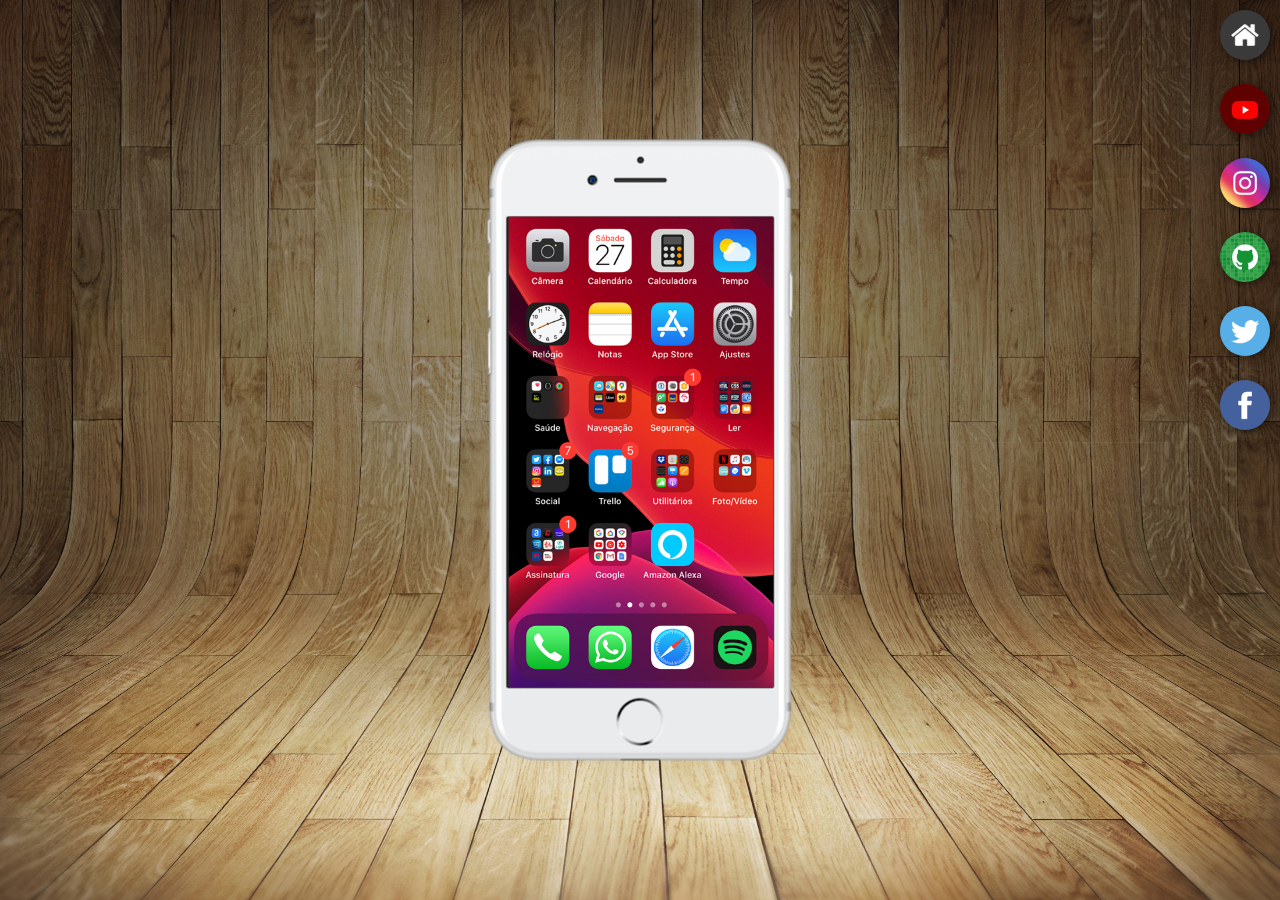
<file: index.html>
<!DOCTYPE html>
<html lang="pt-br">
<head>
    <meta charset="UTF-8">
    <meta name="viewport" content="width=device-width, initial-scale=1.0">
    <title>Projeto Redes Sociais</title>
    <link rel="shortcut icon" href="pacote-d013/favicon.ico" type="image/x-icon">
    <link rel="stylesheet" href="estilo/style.css">
</head>
<body>
    <main>
        <section id="telefone">
            <iframe src="home.html" frameborder="0" name="tela" id="tela"></iframe>
        </section>

        <section id="icones">
            <a href="home.html" target="tela"><img src="pacote-d013/imagens/logo-home.jpg" alt="logo-home"></a> <br>
            <a href="youtube.html" target="tela"><img src="pacote-d013/imagens/logo-youtube.jpg" alt="logo-youtube"></a> <br>
            <a href="instagram.html" target="tela"><img src="pacote-d013/imagens/logo-instagram.jpg" alt="logo-instagram"></a> <br>
            <a href="github.html" target="tela"><img src="pacote-d013/imagens/logo-github.jpg" alt="logo-github"></a> <br>
            <a href="twitter.html" target="tela"><img src="pacote-d013/imagens/logo-twitter.jpg" alt="logo-twitter"></a> <br>
            <a href="facebook.html" target="tela"><img src="pacote-d013/imagens/logo-facebook.jpg" alt="logo-facebook"></a>
        </section>
    </main>
</body>
</html>
</file>
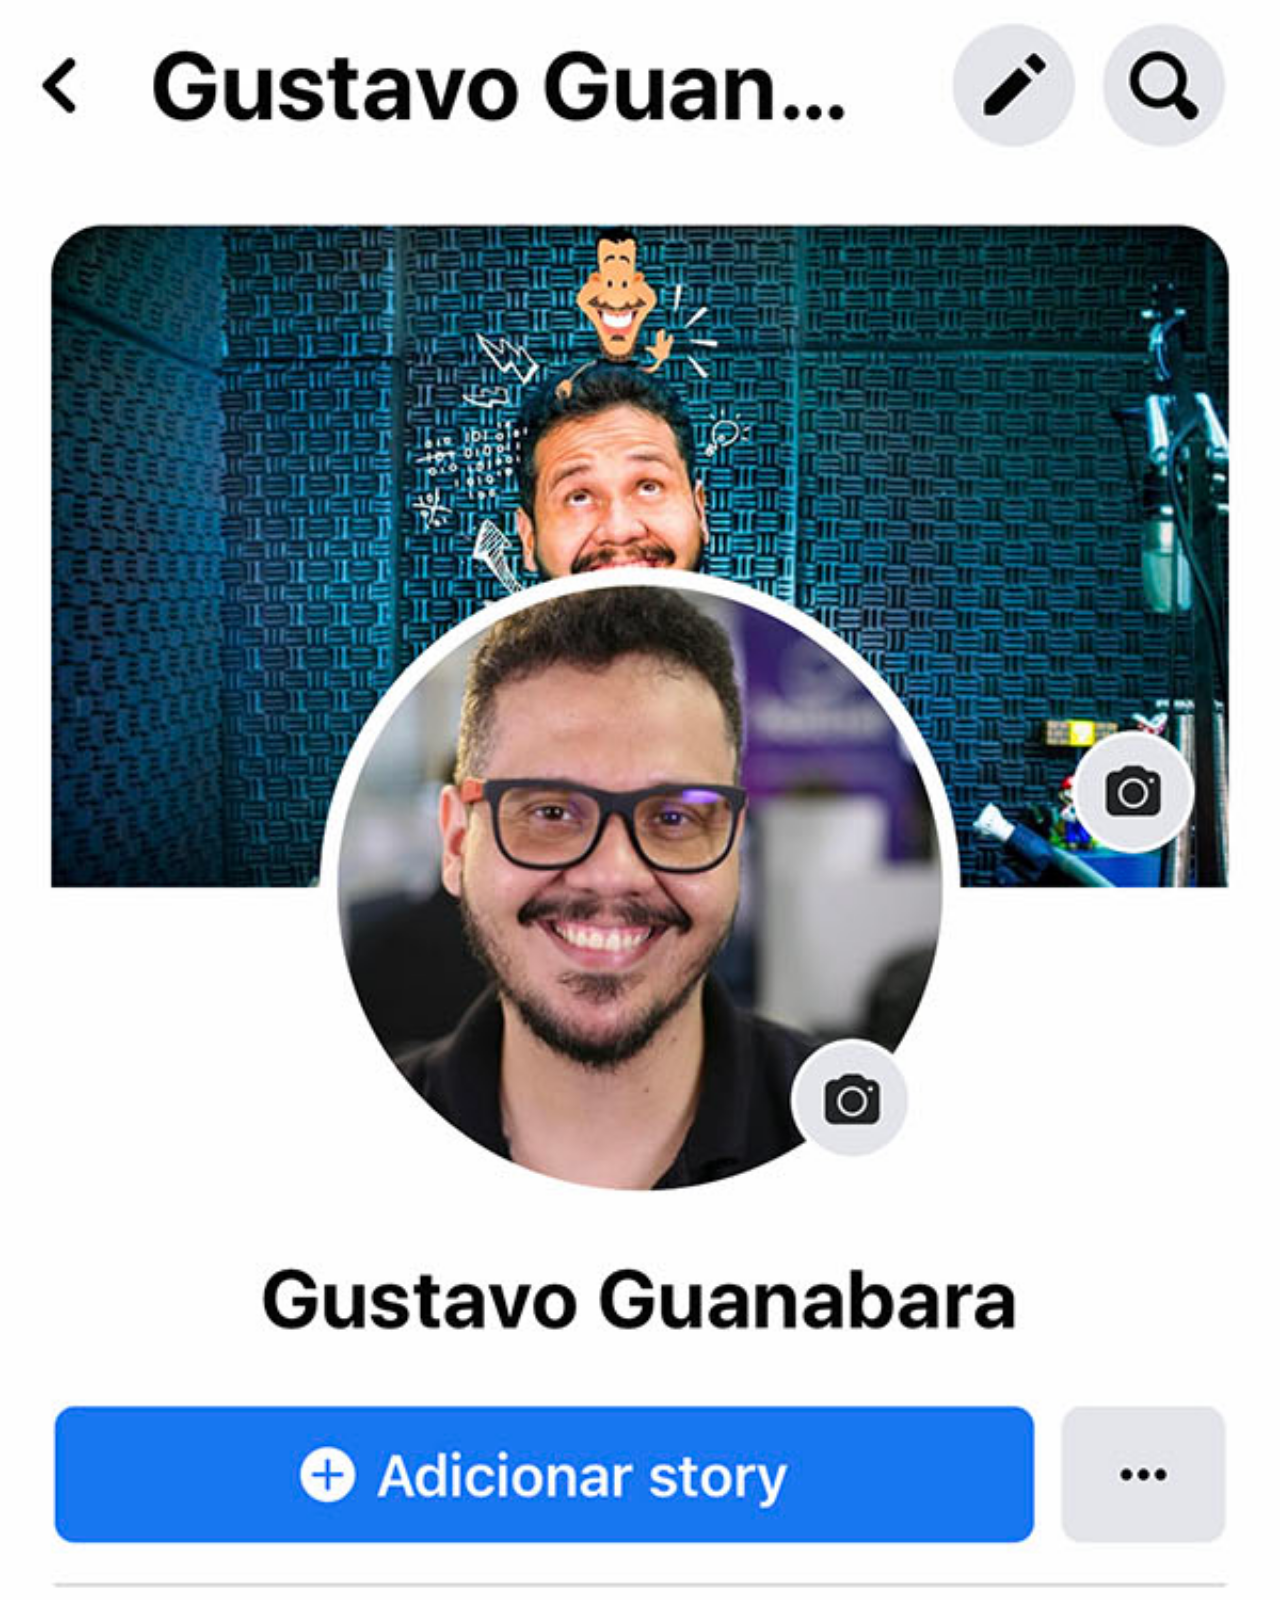
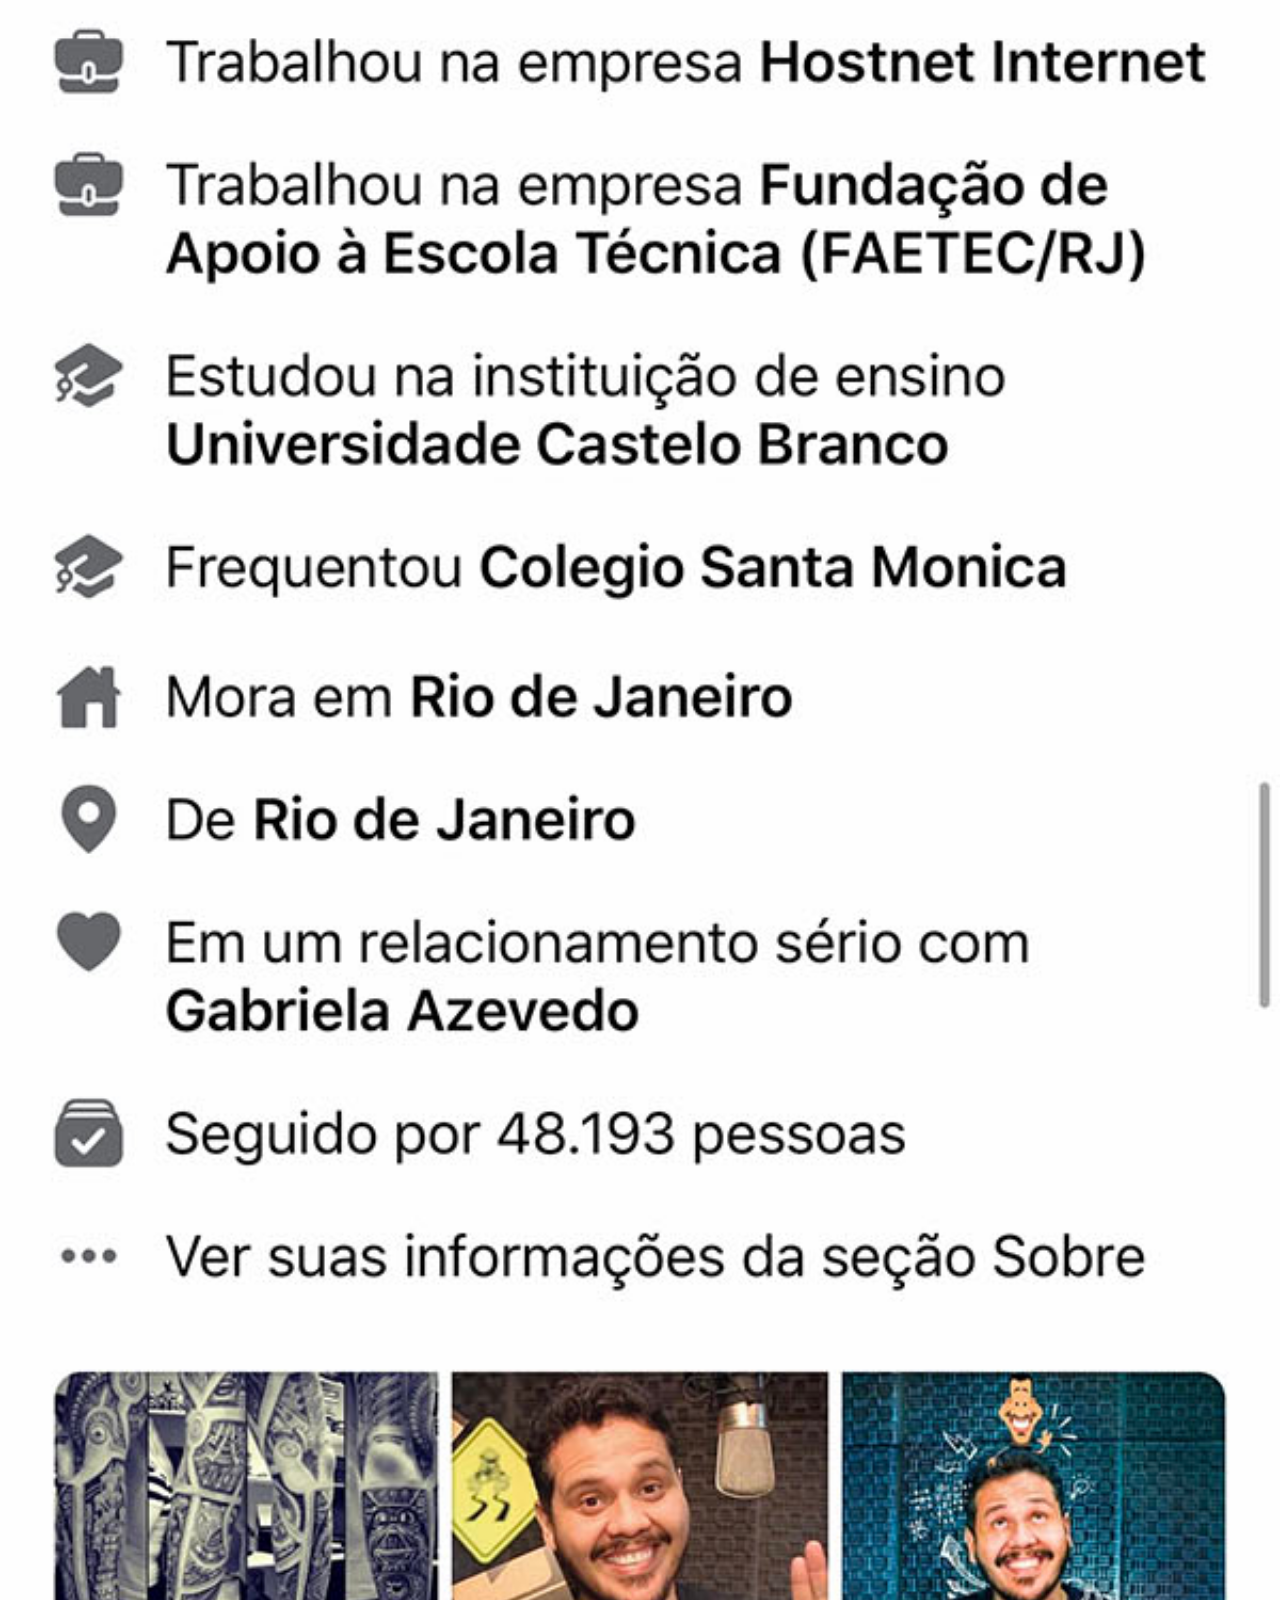
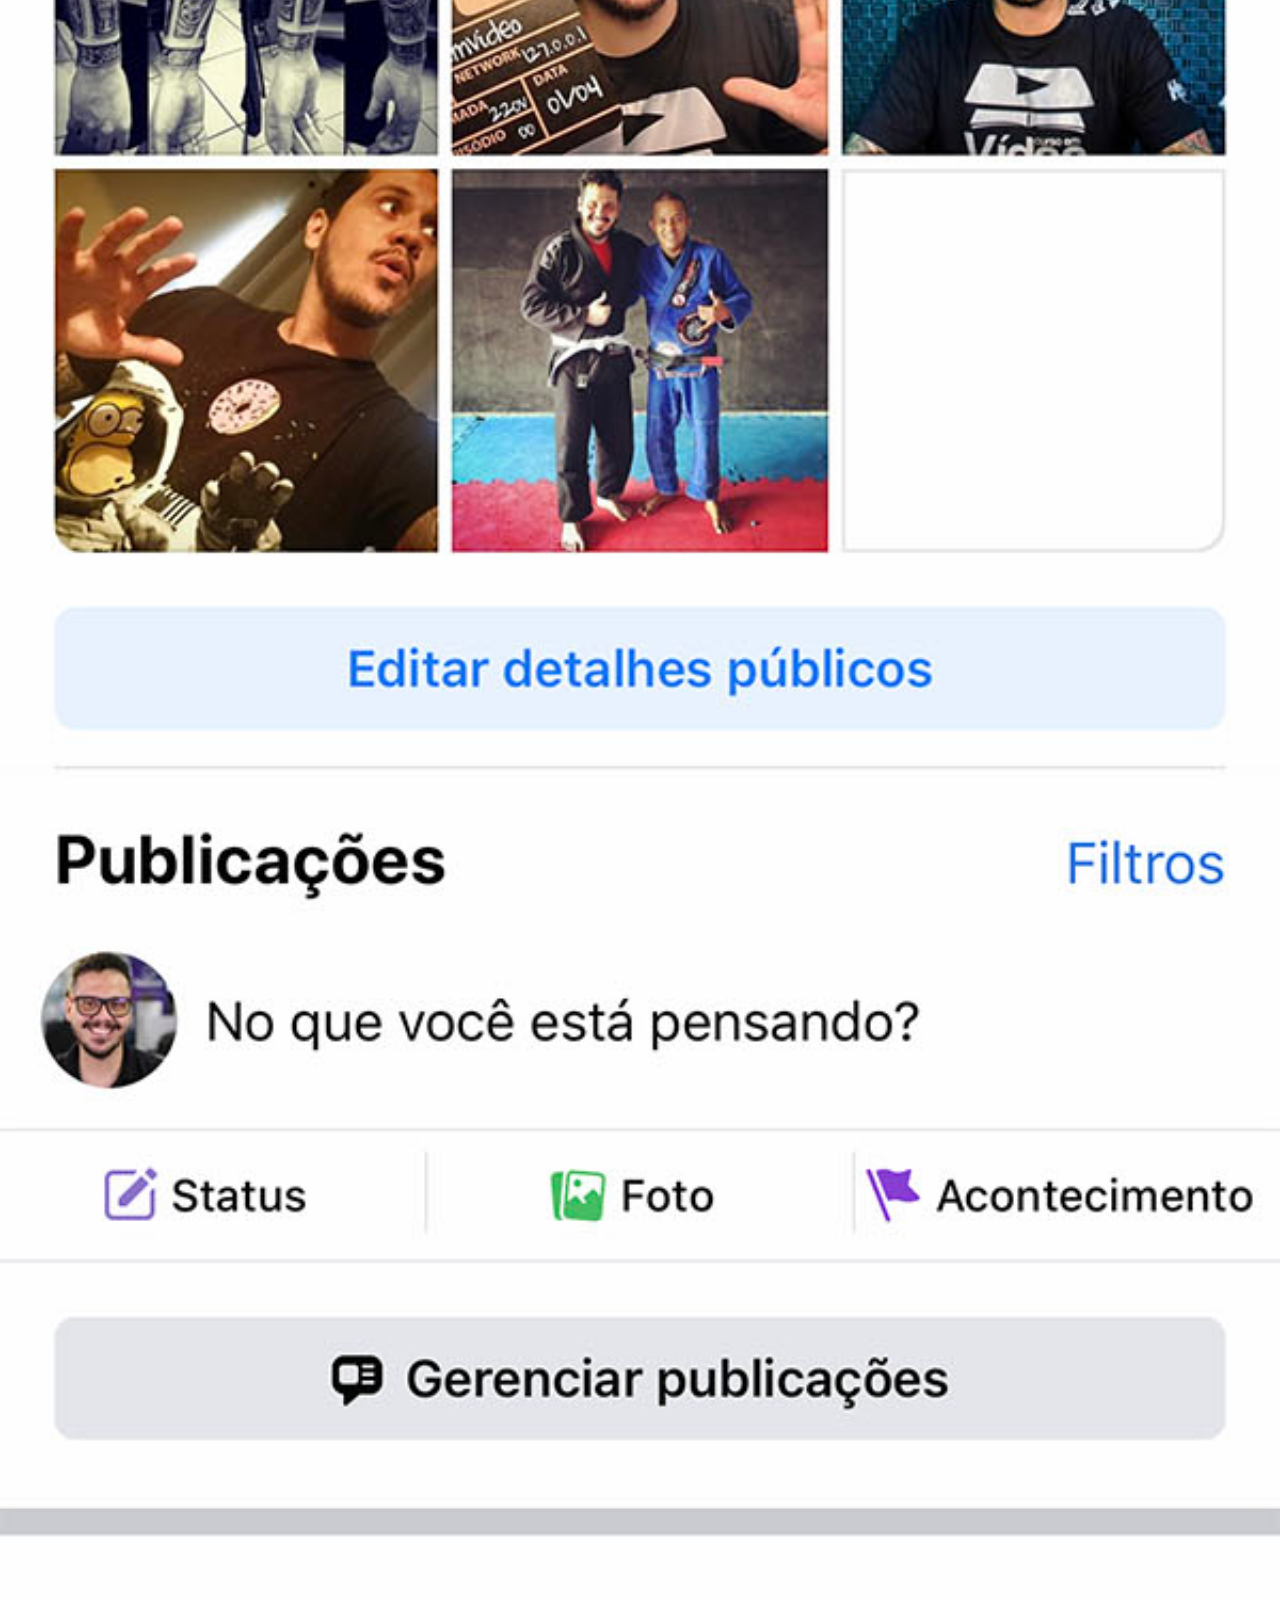
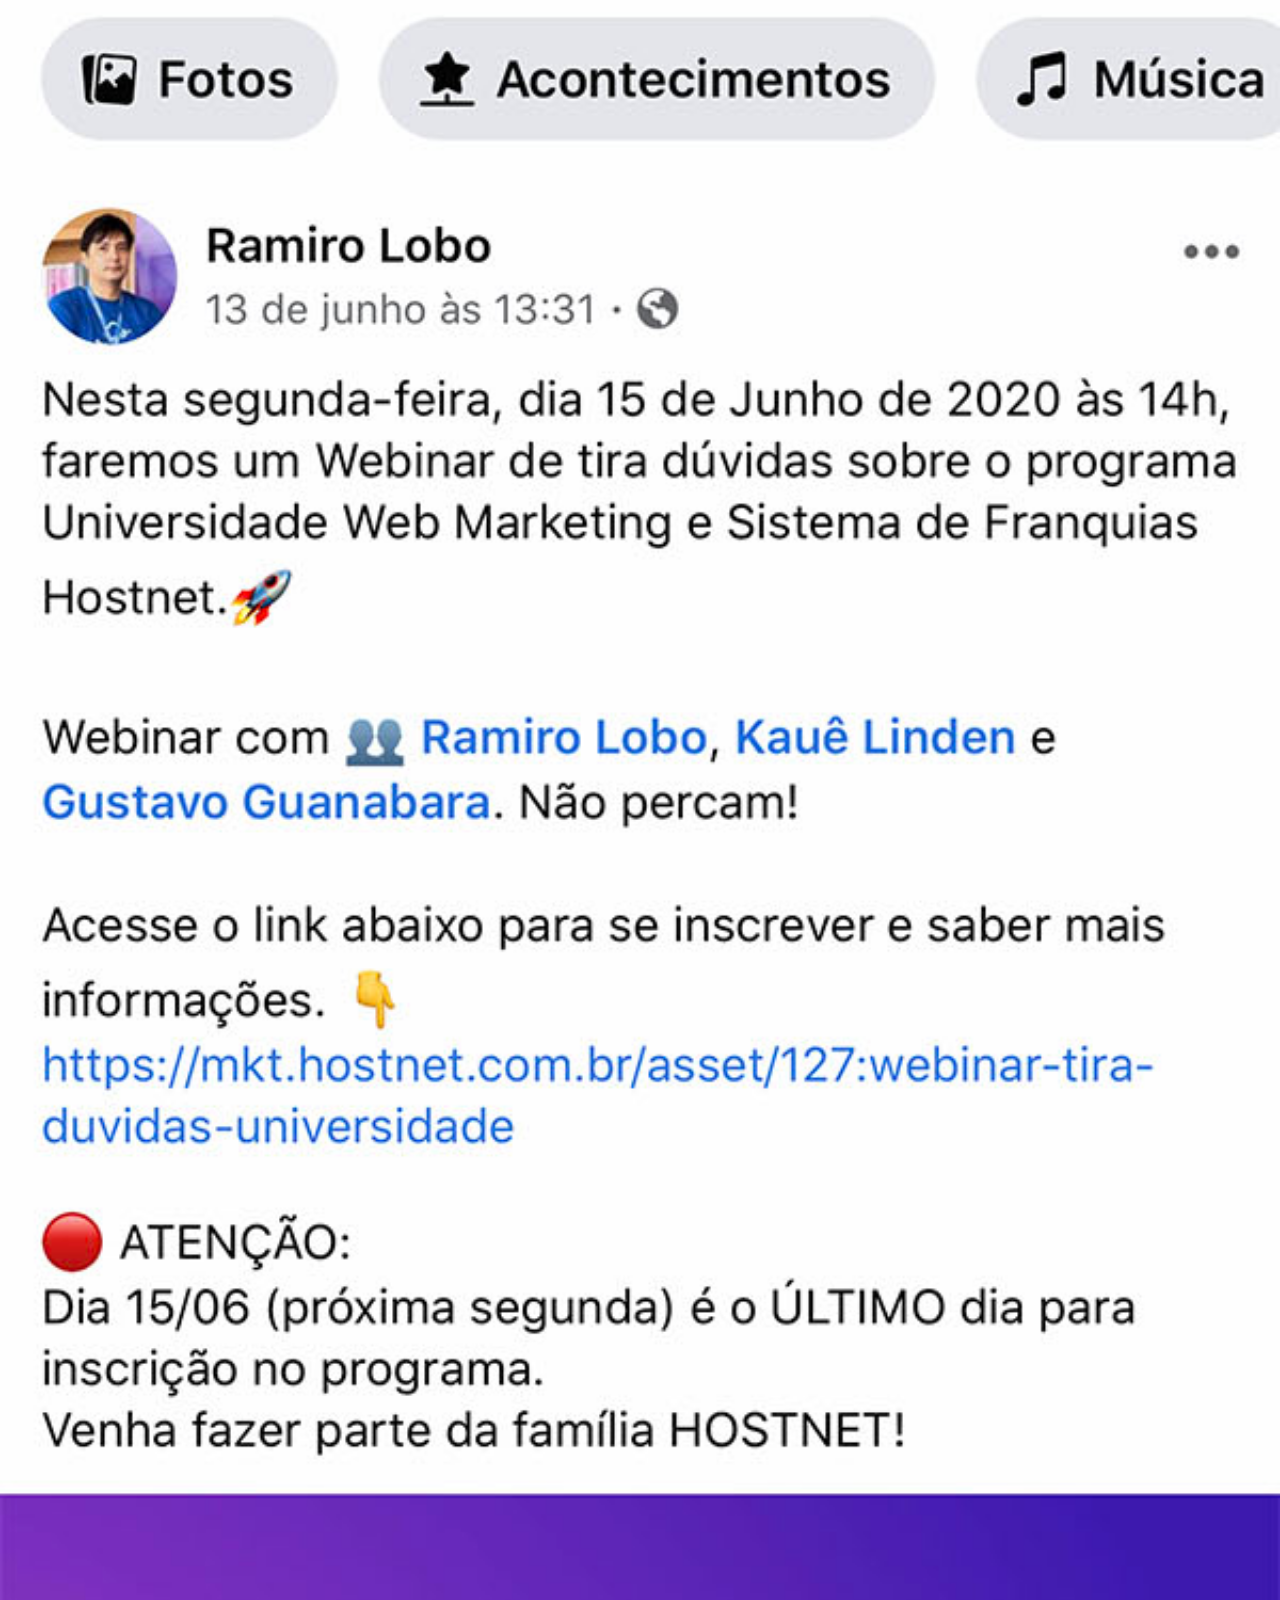
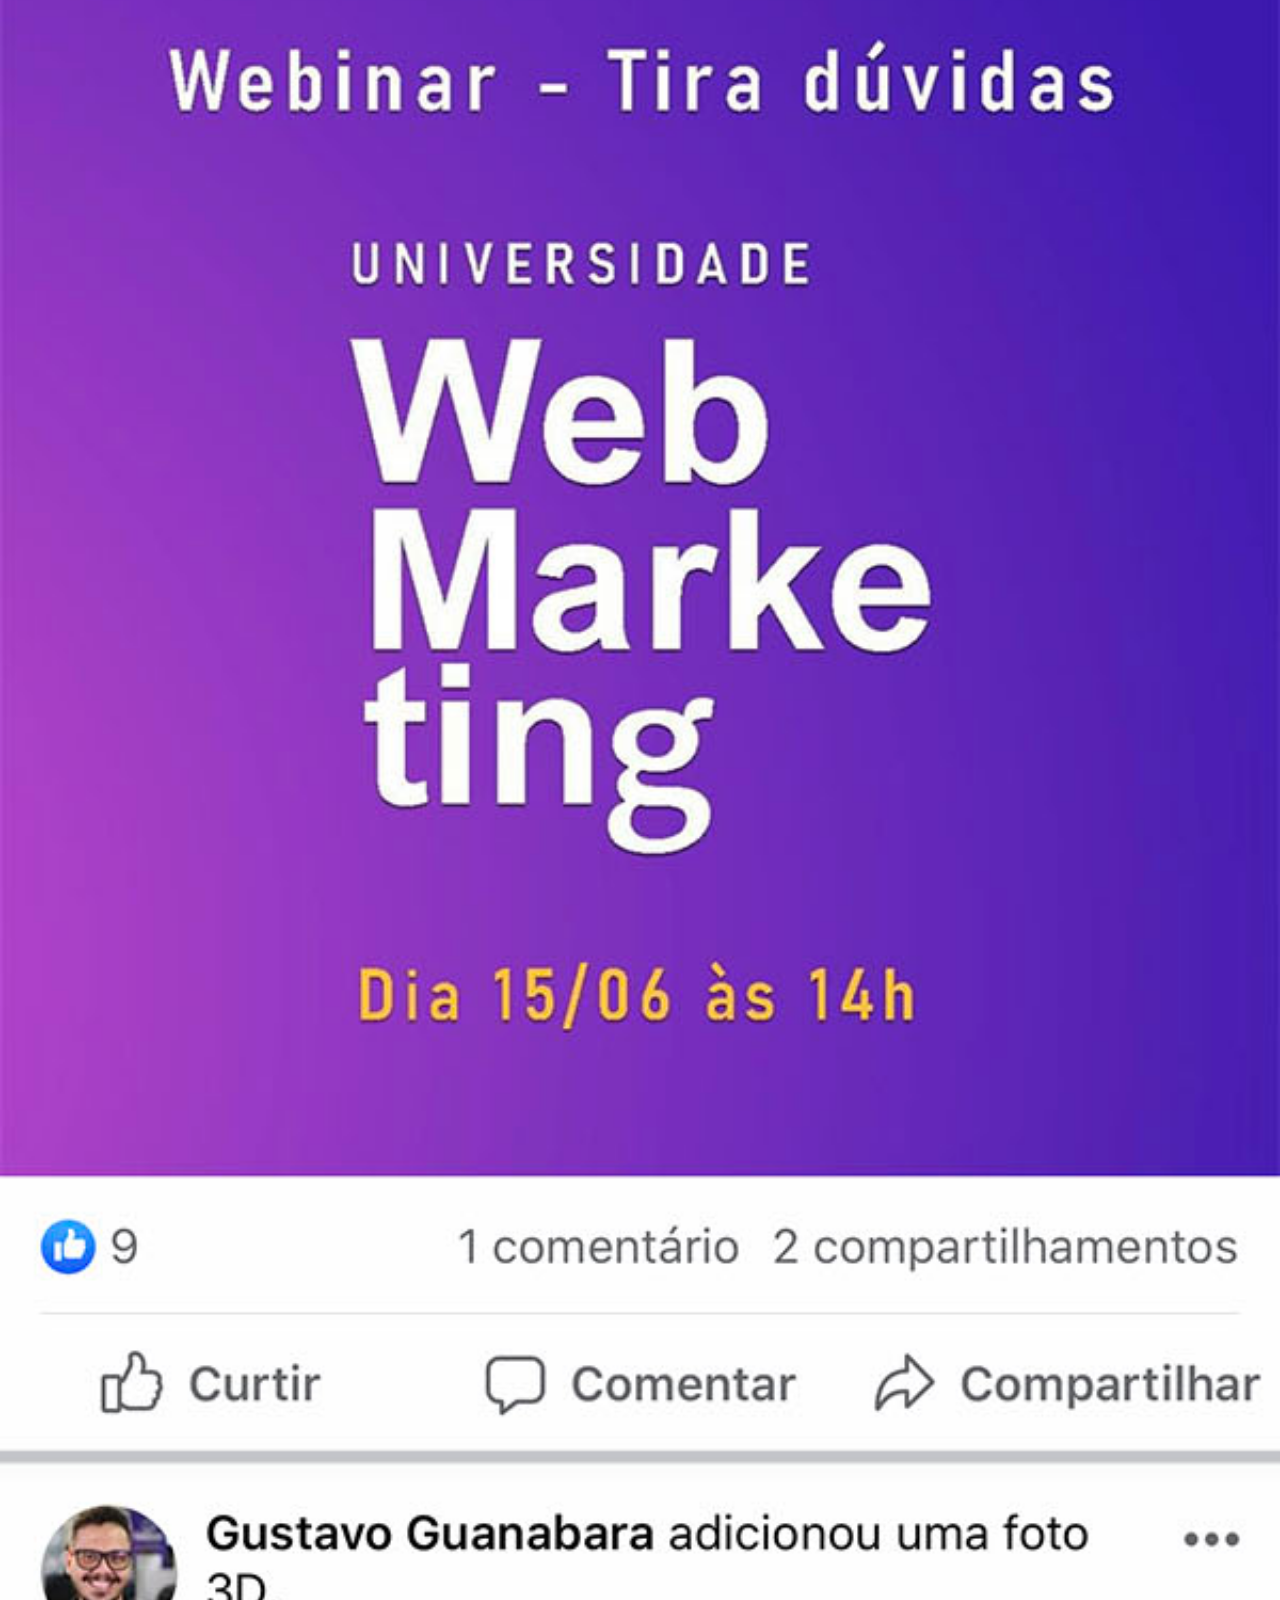
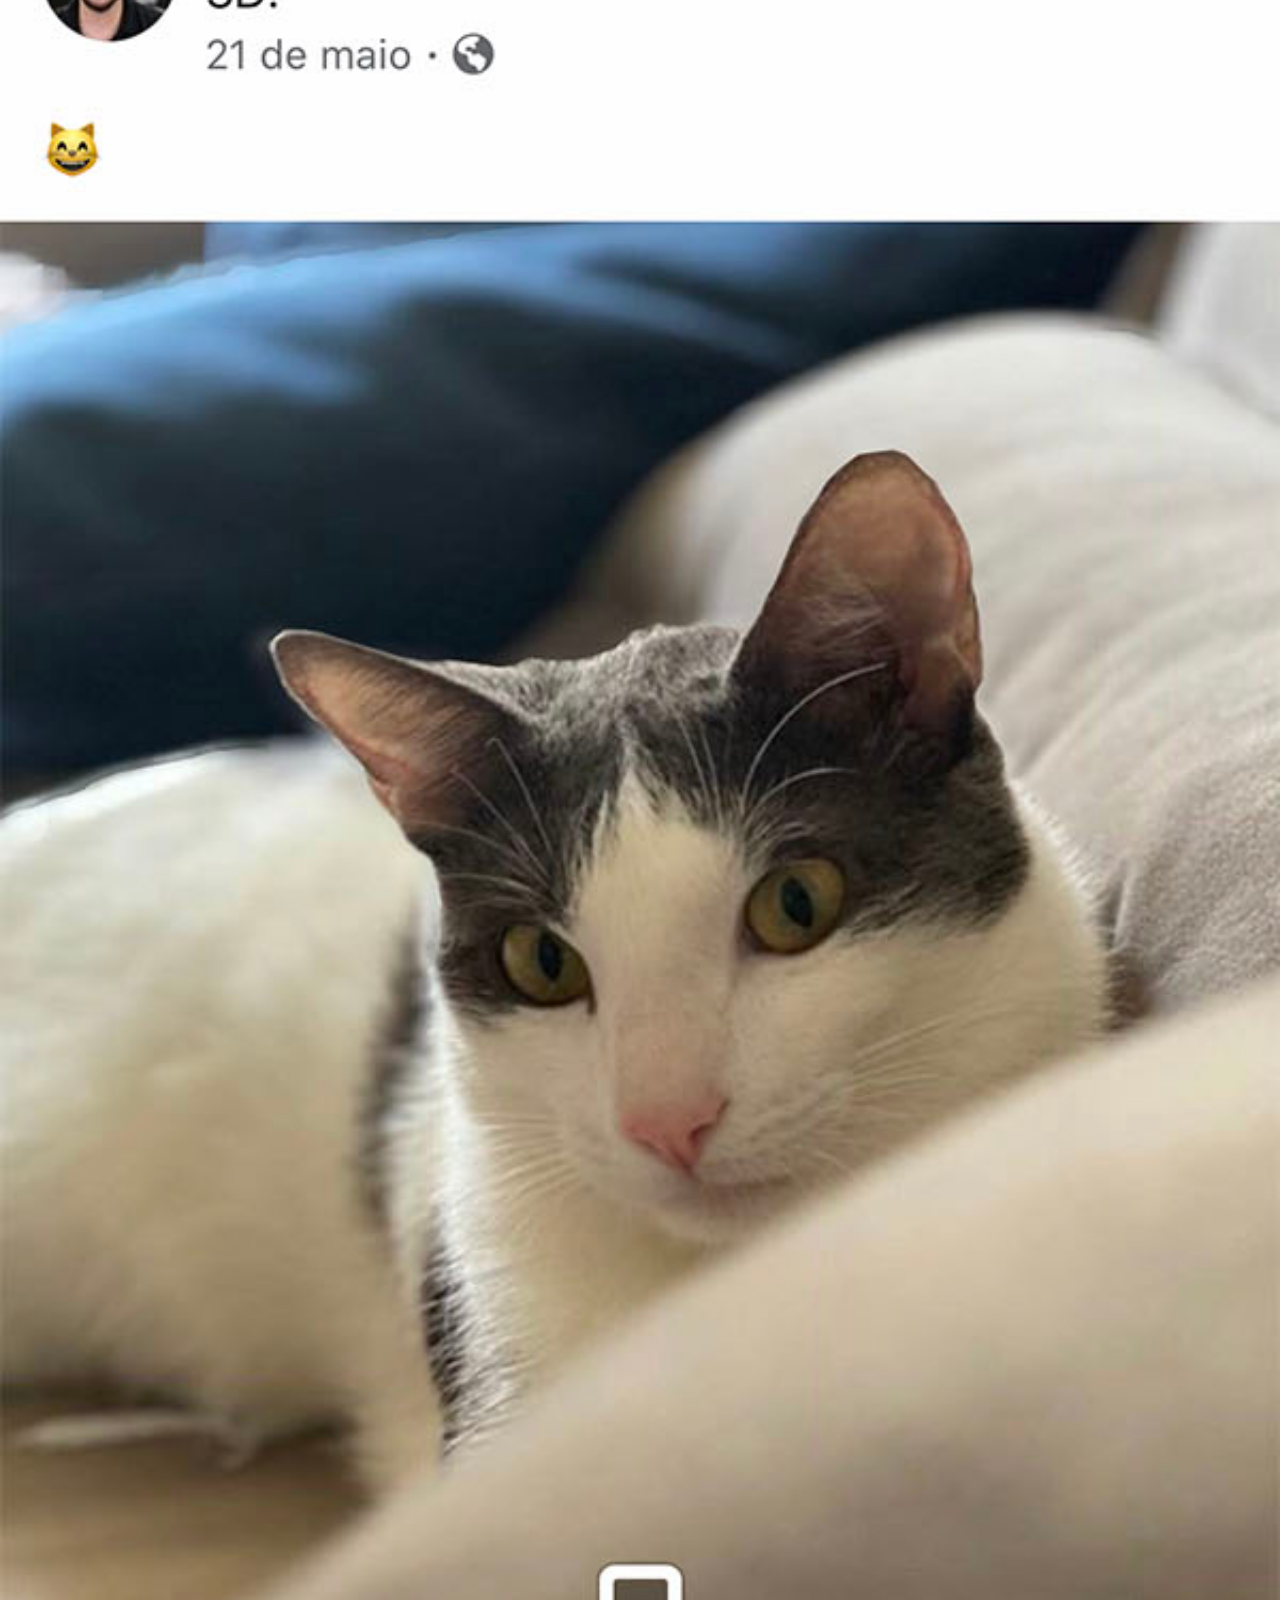
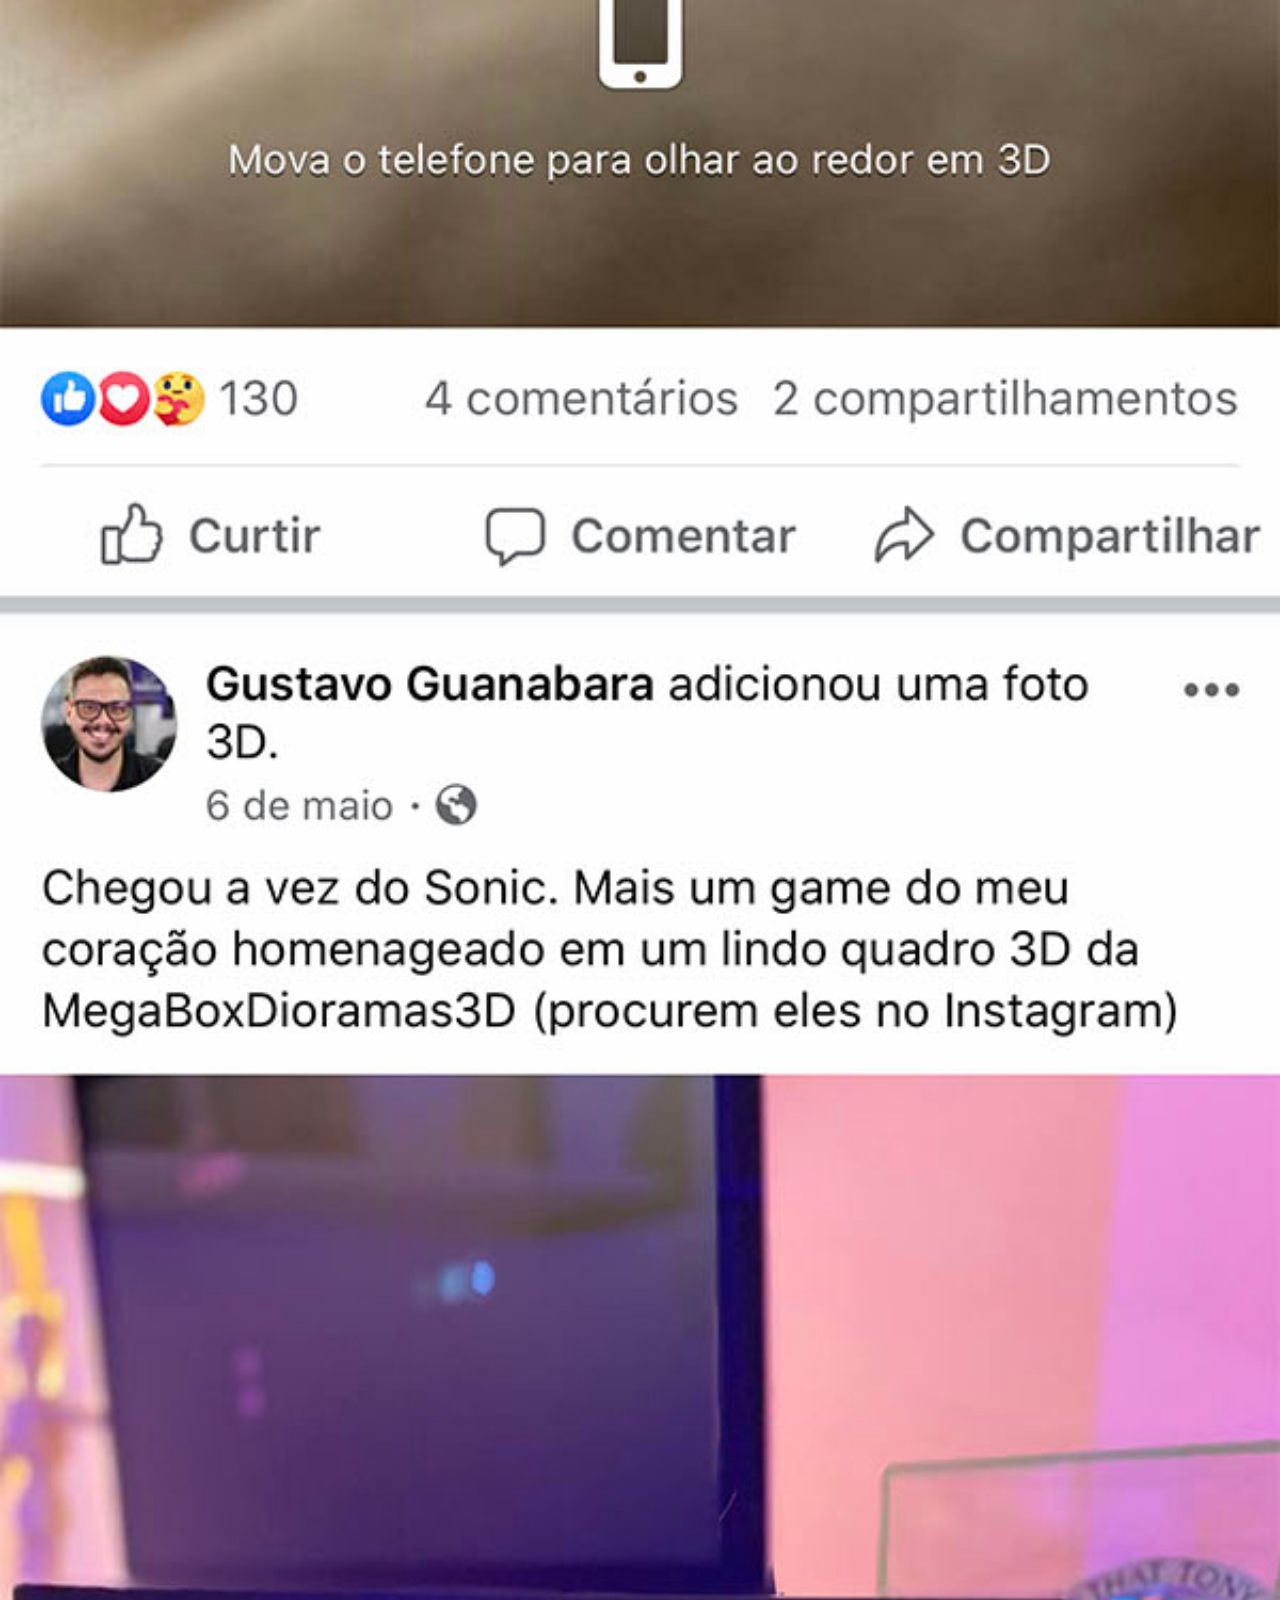
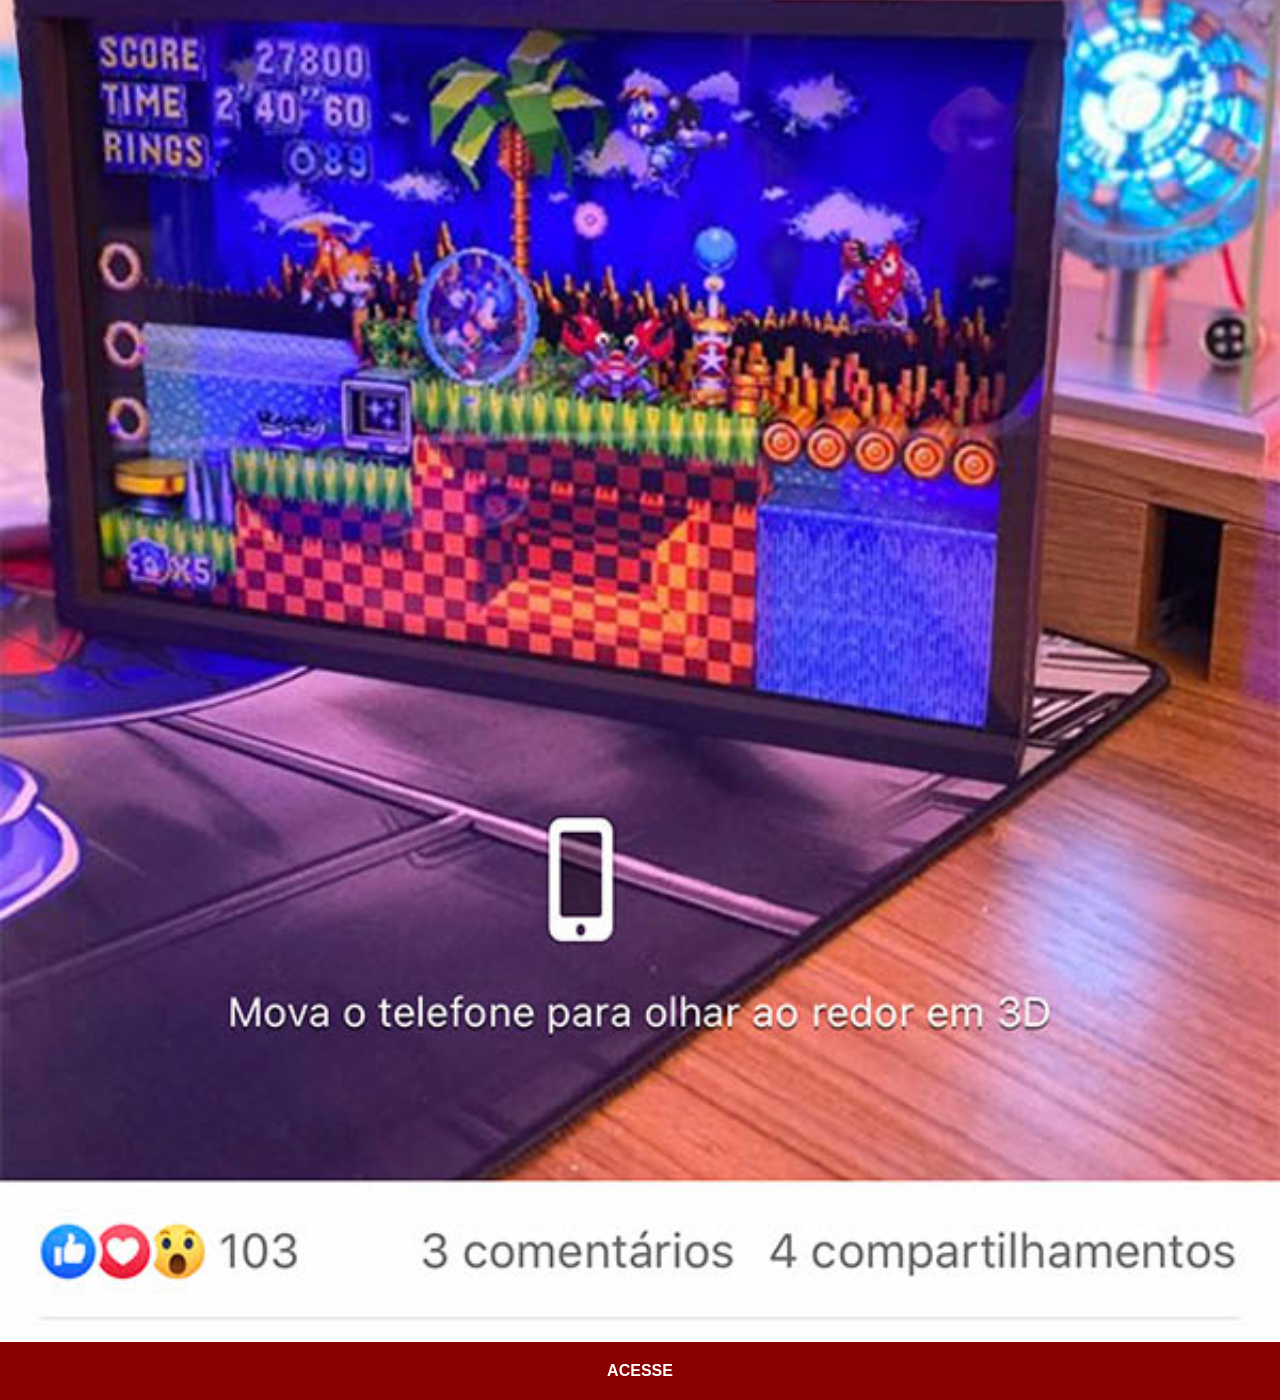
<file: facebook.html>
<!DOCTYPE html>
<html lang="pt-br">
<head>
    <meta charset="UTF-8">
    <meta name="viewport" content="width=device-width, initial-scale=1.0">
    <title>Document</title>
    <link rel="stylesheet" href="estilo/social.css">
</head>
<body>
    <img src="pacote-d013/imagens/tela-facebook.jpg" alt="tela-facebook">
    <a href="https://www.facebook.com/gustavoguanabara/?locale=pt_BR" target="_blank">ACESSE</a>
</body>
</html>
</file>
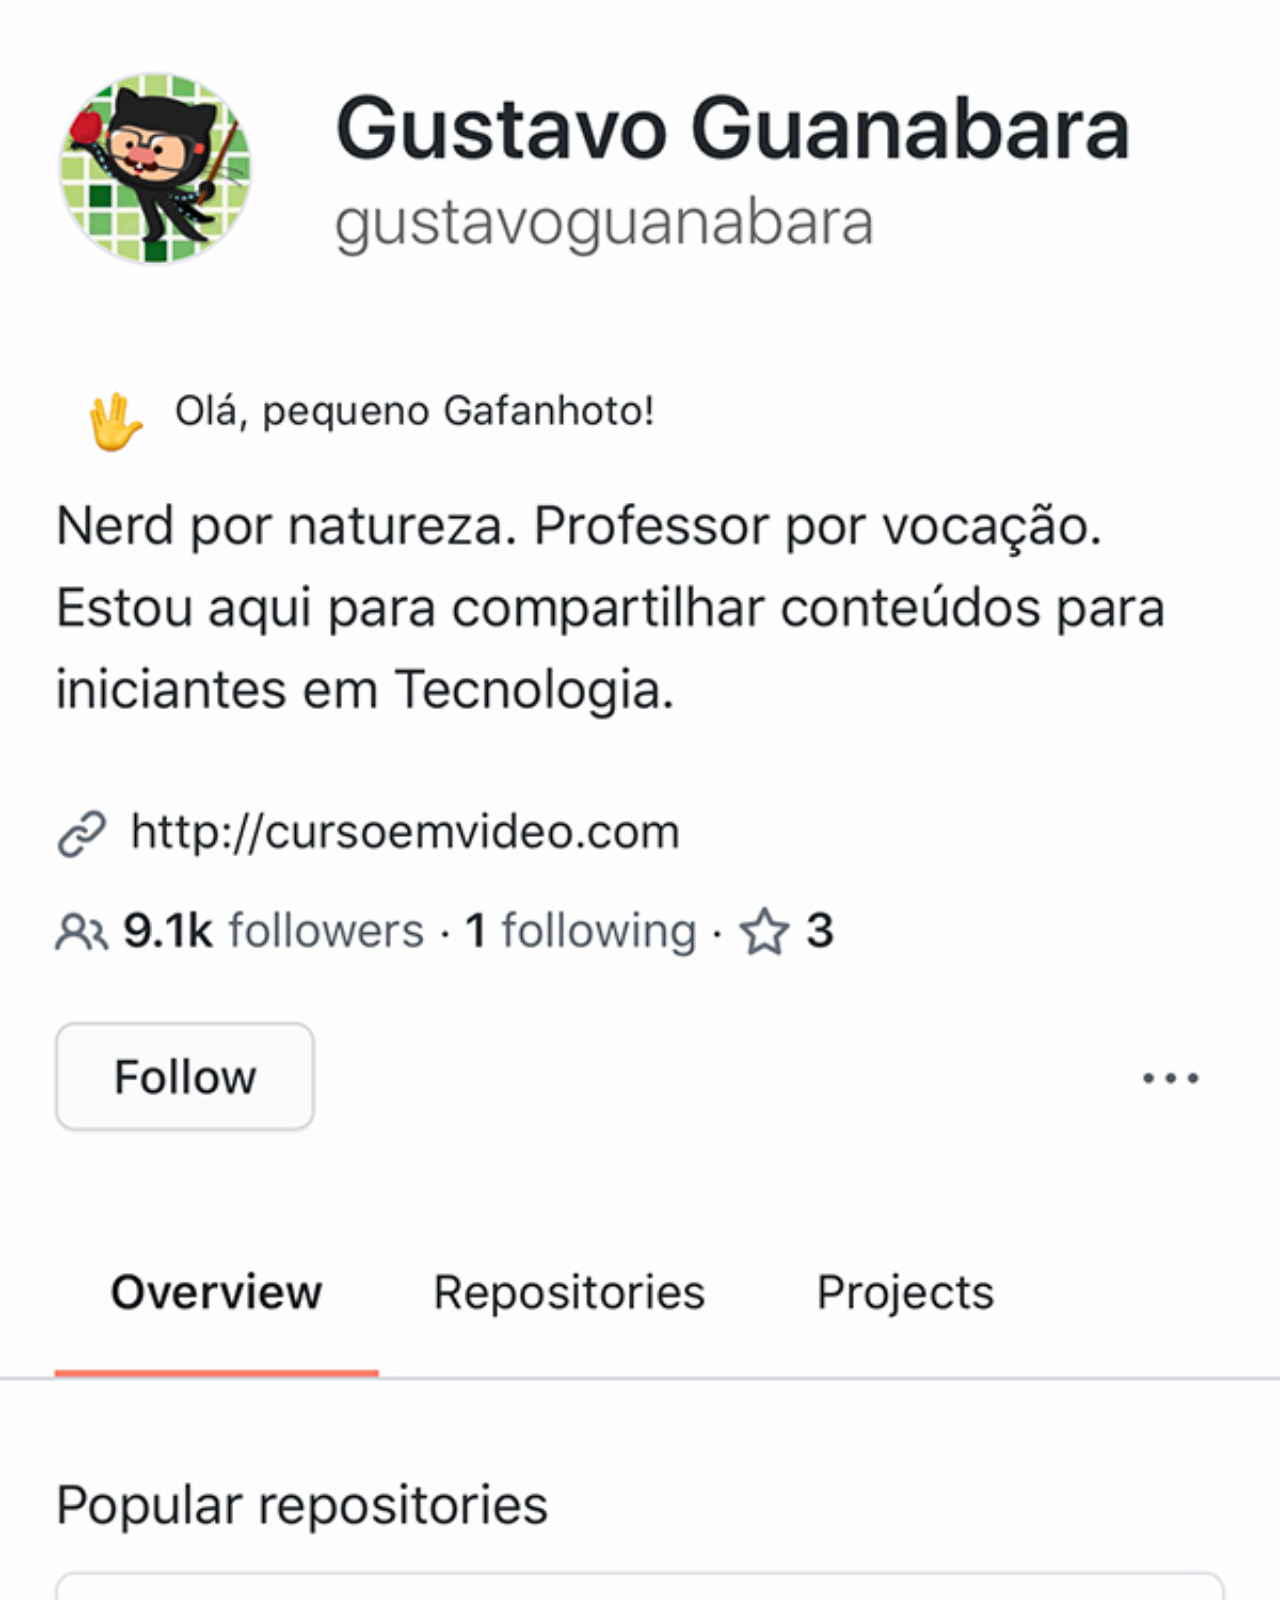
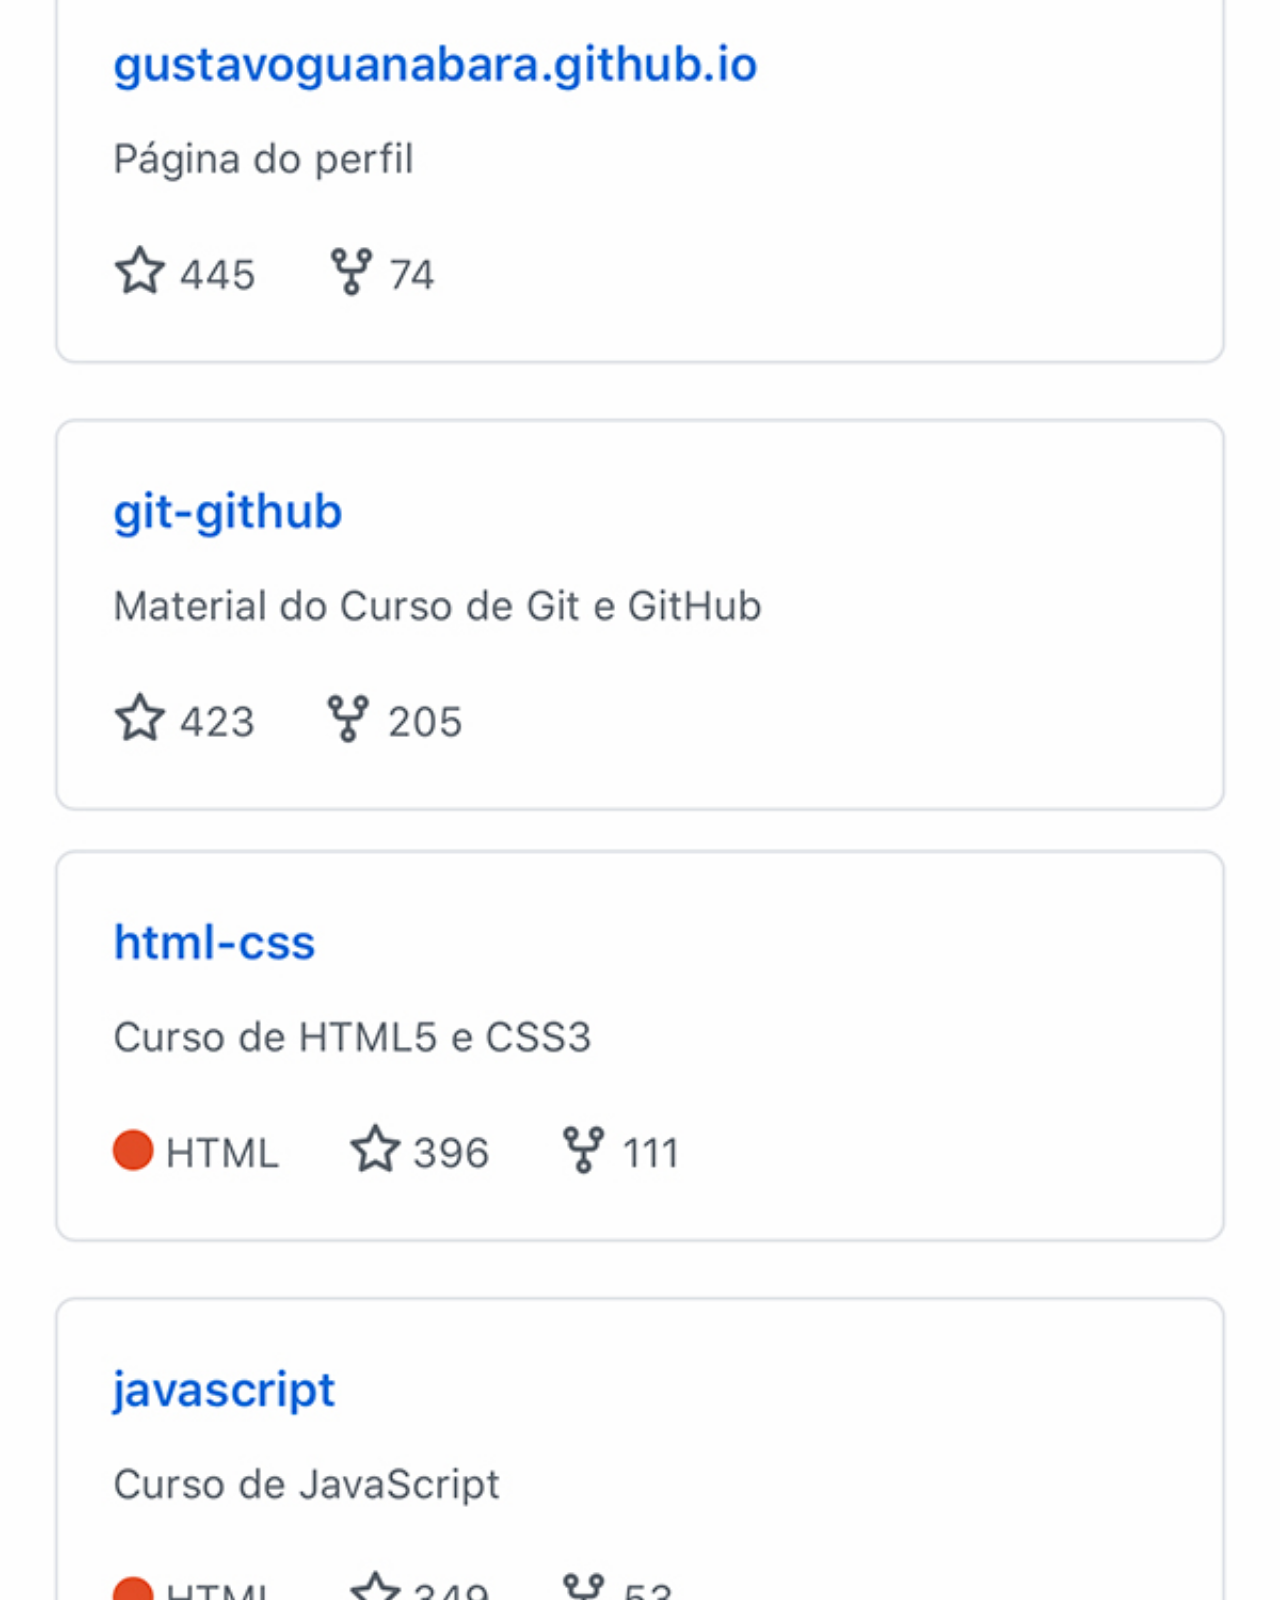
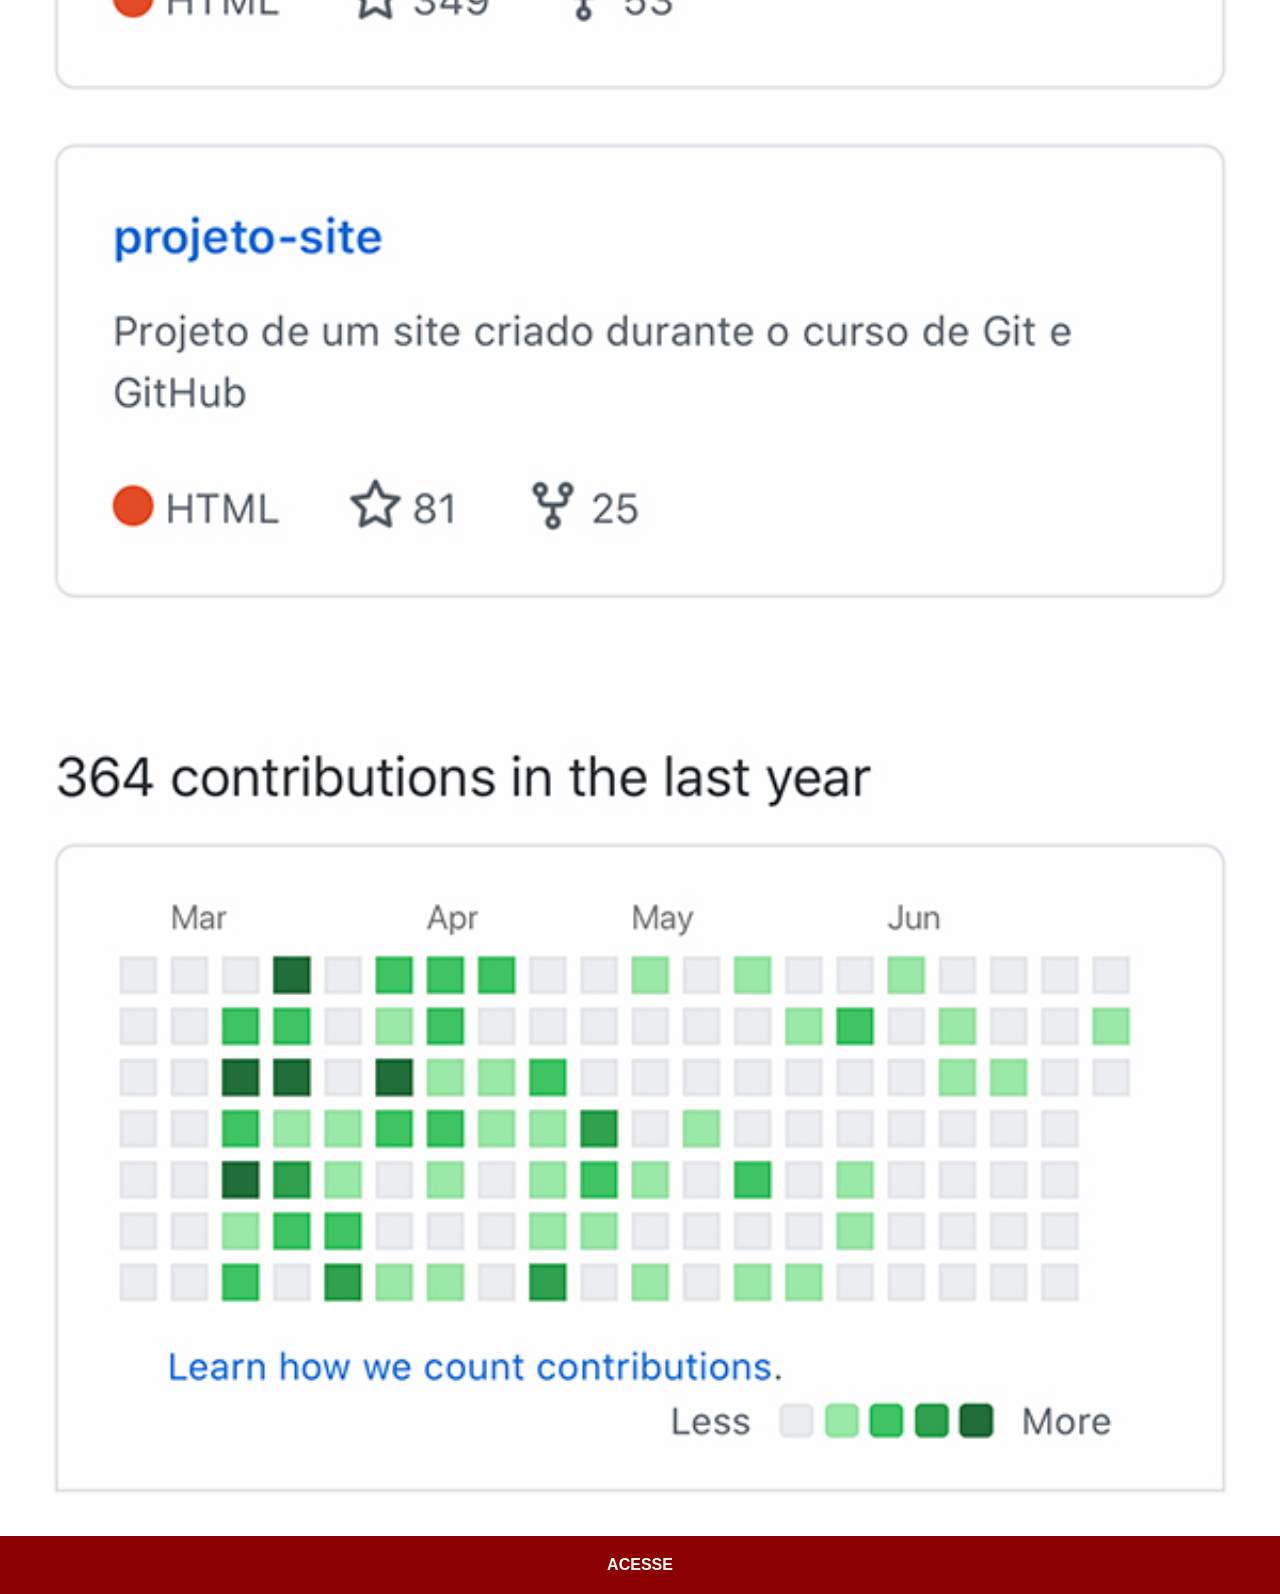
<file: github.html>
<!DOCTYPE html>
<html lang="pt-br">
<head>
    <meta charset="UTF-8">
    <meta name="viewport" content="width=device-width, initial-scale=1.0">
    <title>Document</title>
    <link rel="stylesheet" href="estilo/social.css">
</head>
<body>
    <img src="pacote-d013/imagens/tela-github.jpg" alt="tela-github">
    <a href="https://github.com/gustavoguanabara" target="_blank">ACESSE</a>
</body>
</html>
</file>
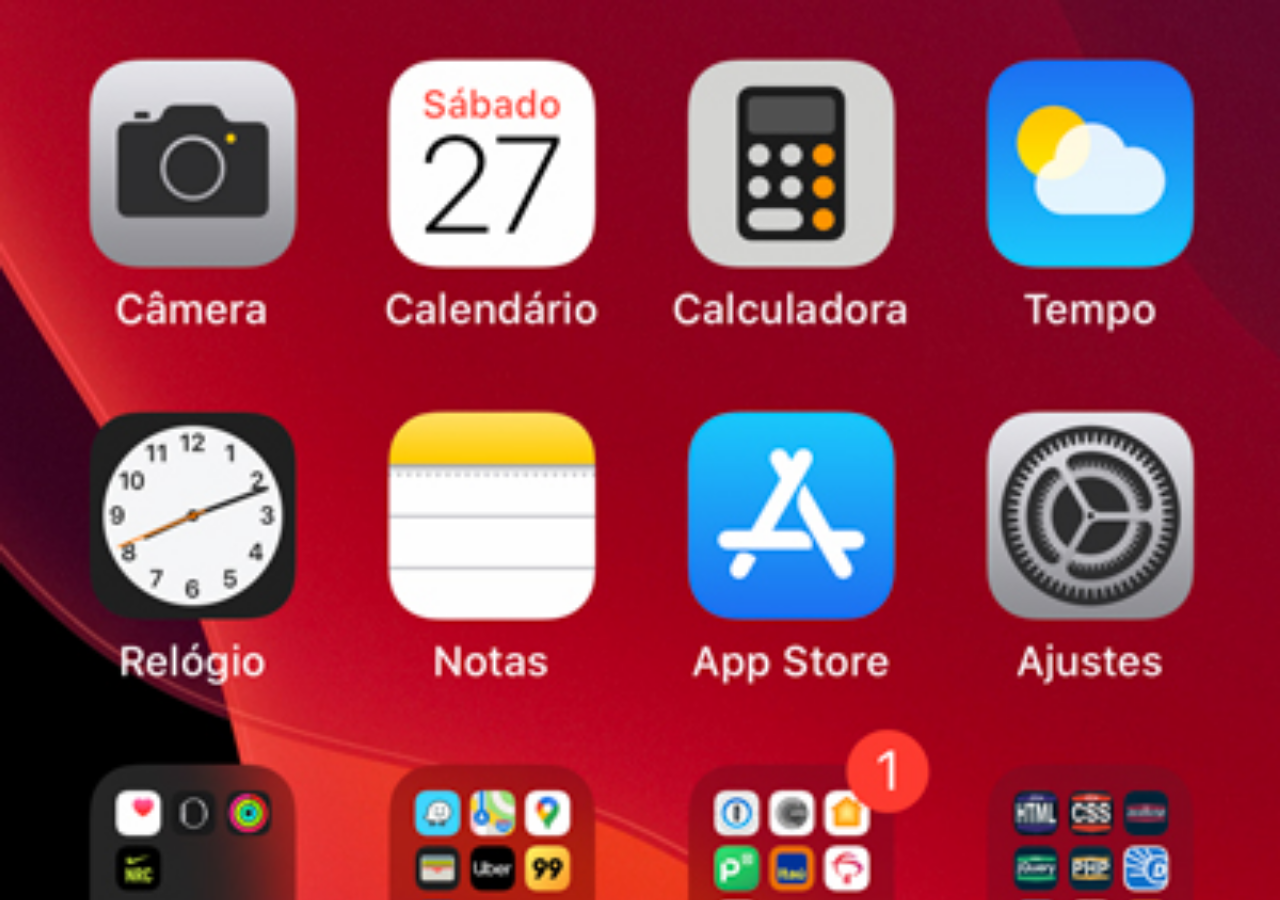
<file: home.html>
<!DOCTYPE html>
<html lang="pt-br">
<head>
    <meta charset="UTF-8">
    <meta name="viewport" content="width=device-width, initial-scale=1.0">
    <title>Home</title>
    <style>
        * {
            margin: 0px;
            padding: 0px;
        }

        body {
            height: 100vh;
            width: 100vw;
            background-image: url(pacote-d013/imagens/tela-home.jpg);
            background-repeat: no-repeat;
            background-position: top center;
            background-size: cover;
            background-attachment: fixed;
        }
    </style>
</head>
<body>
    
</body>
</html>
</file>
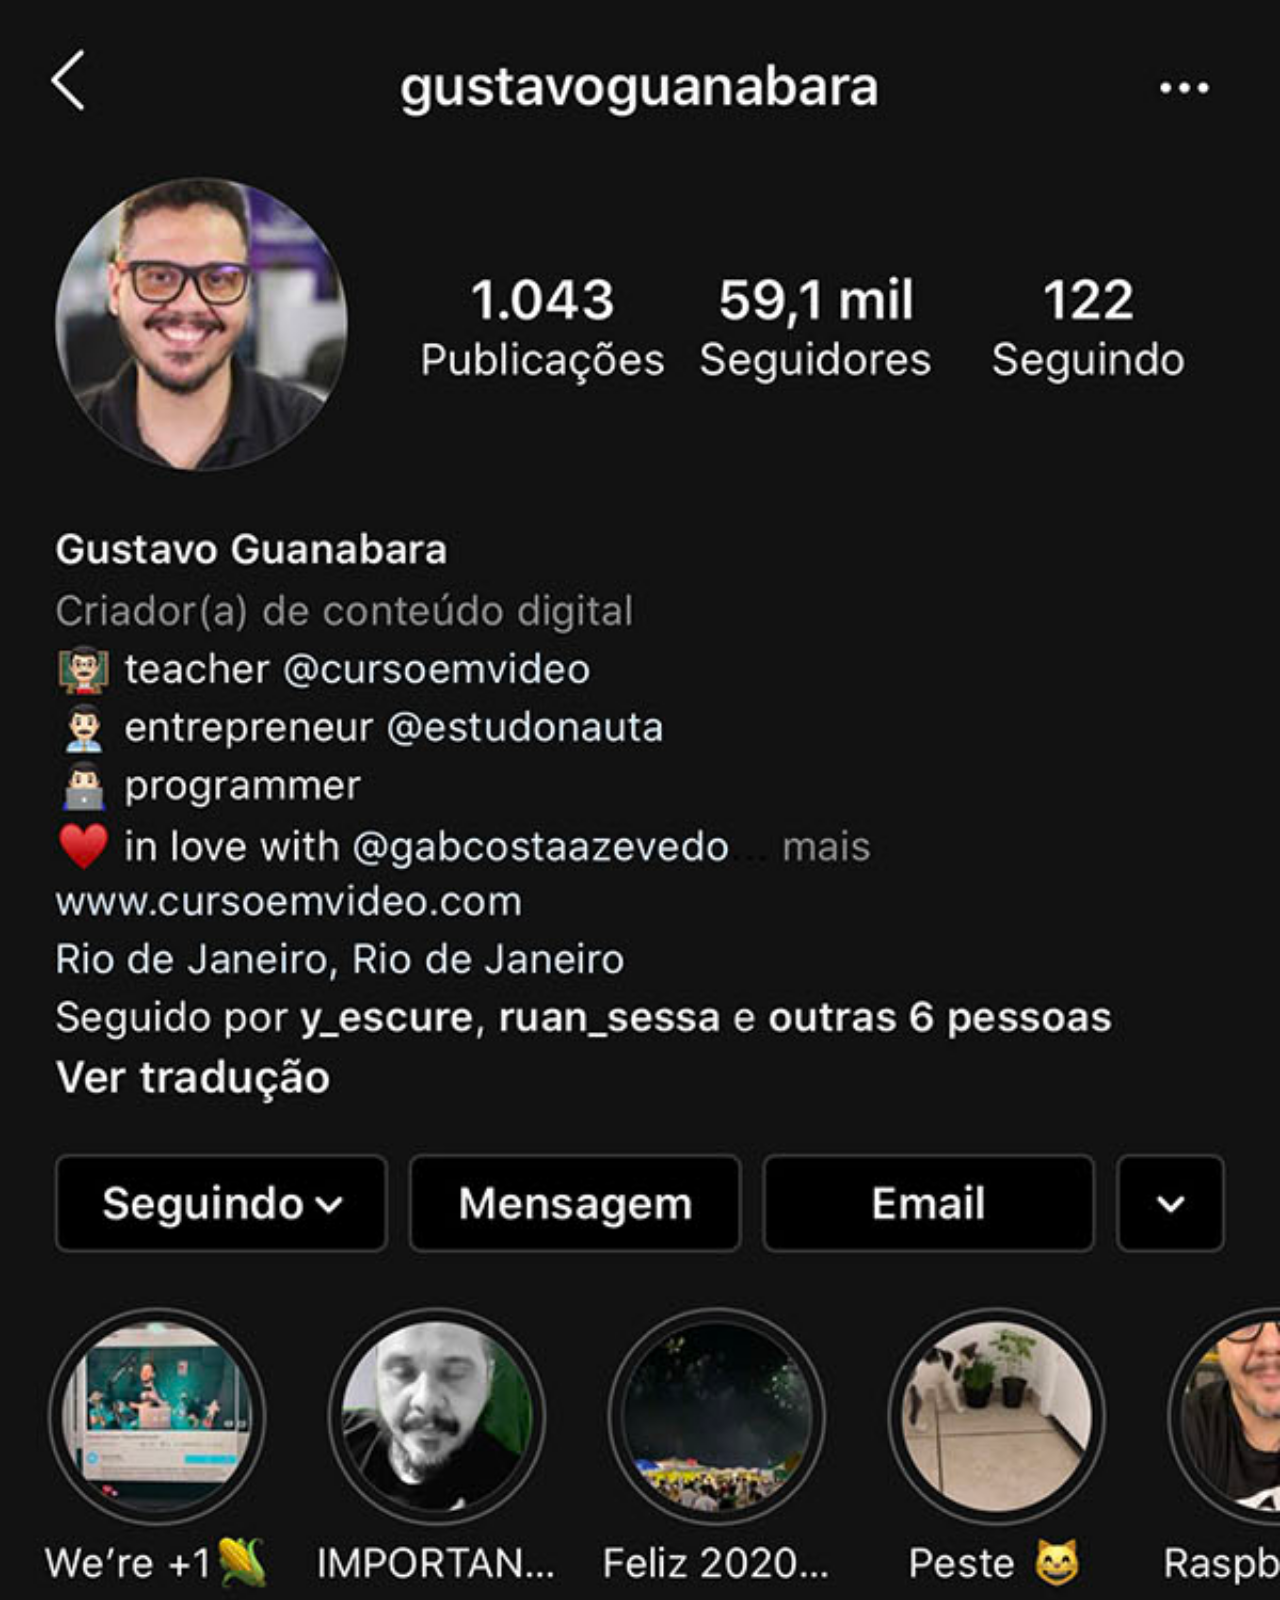
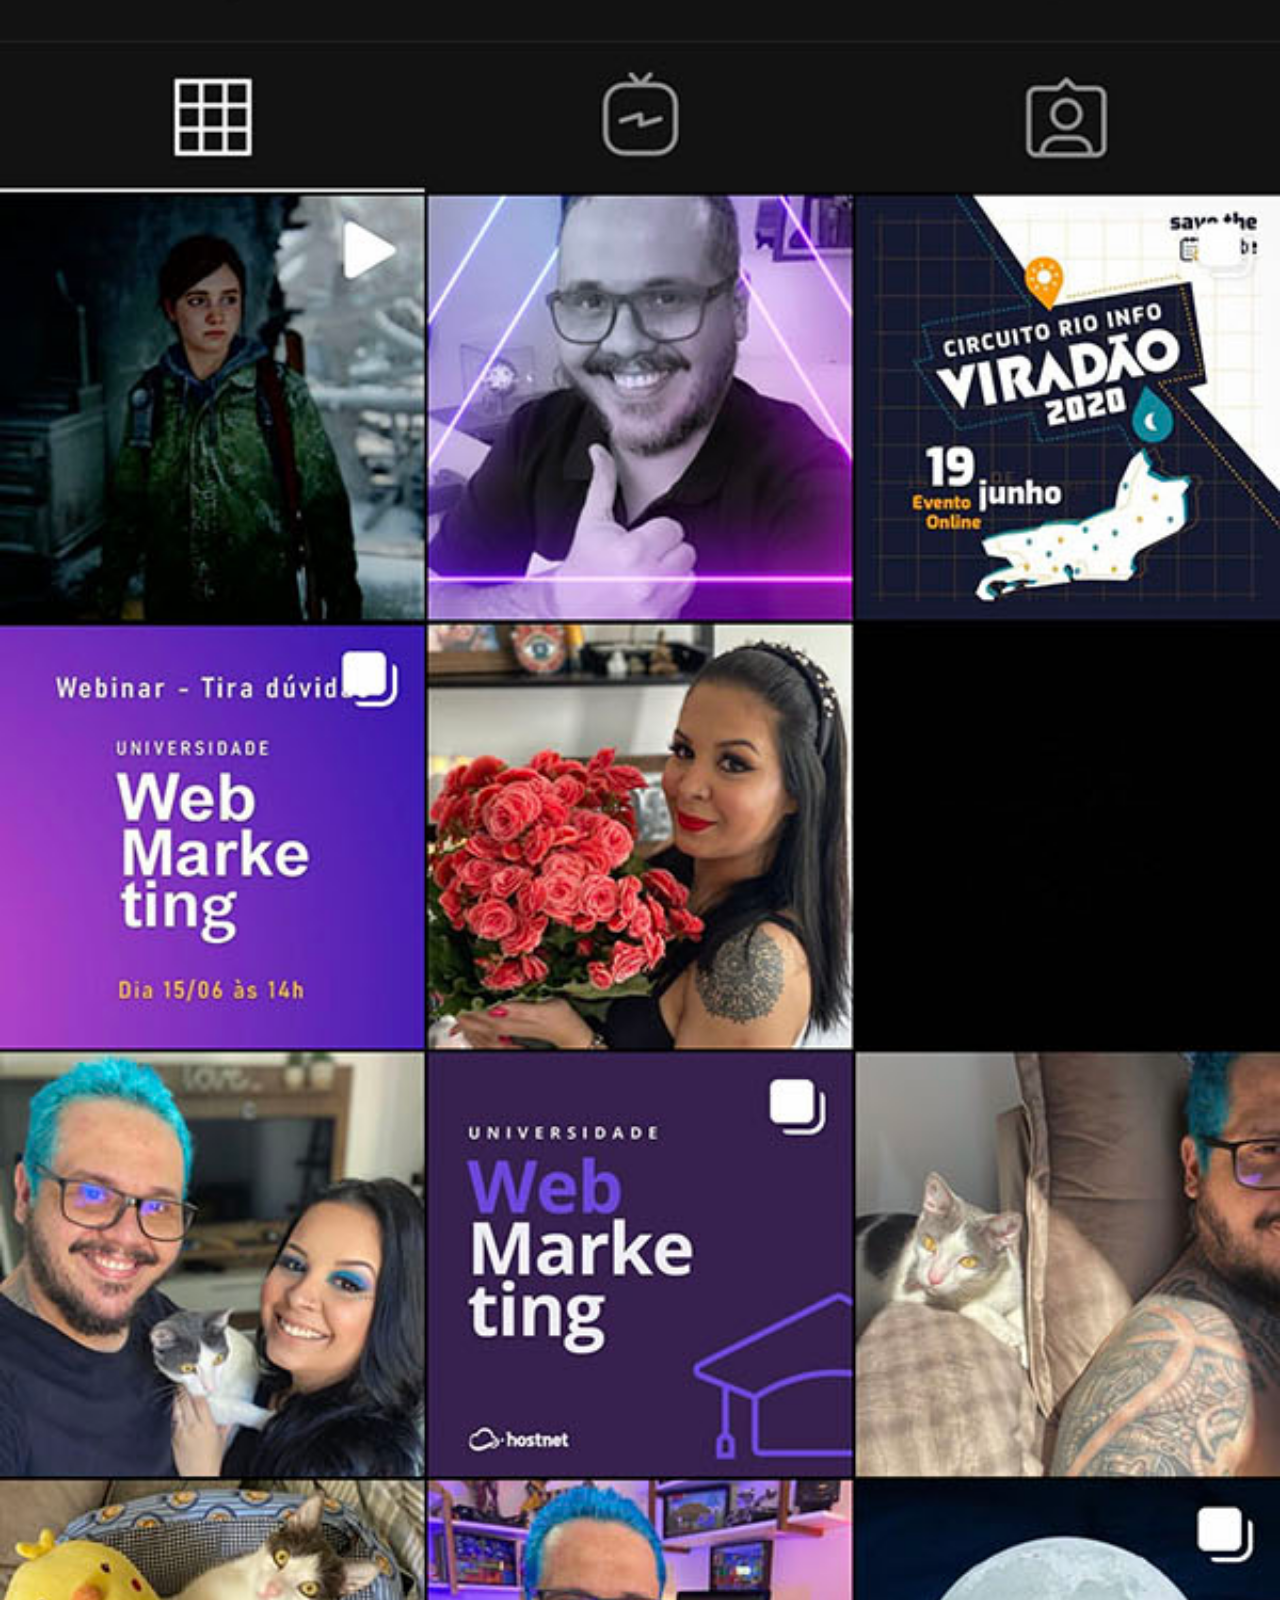
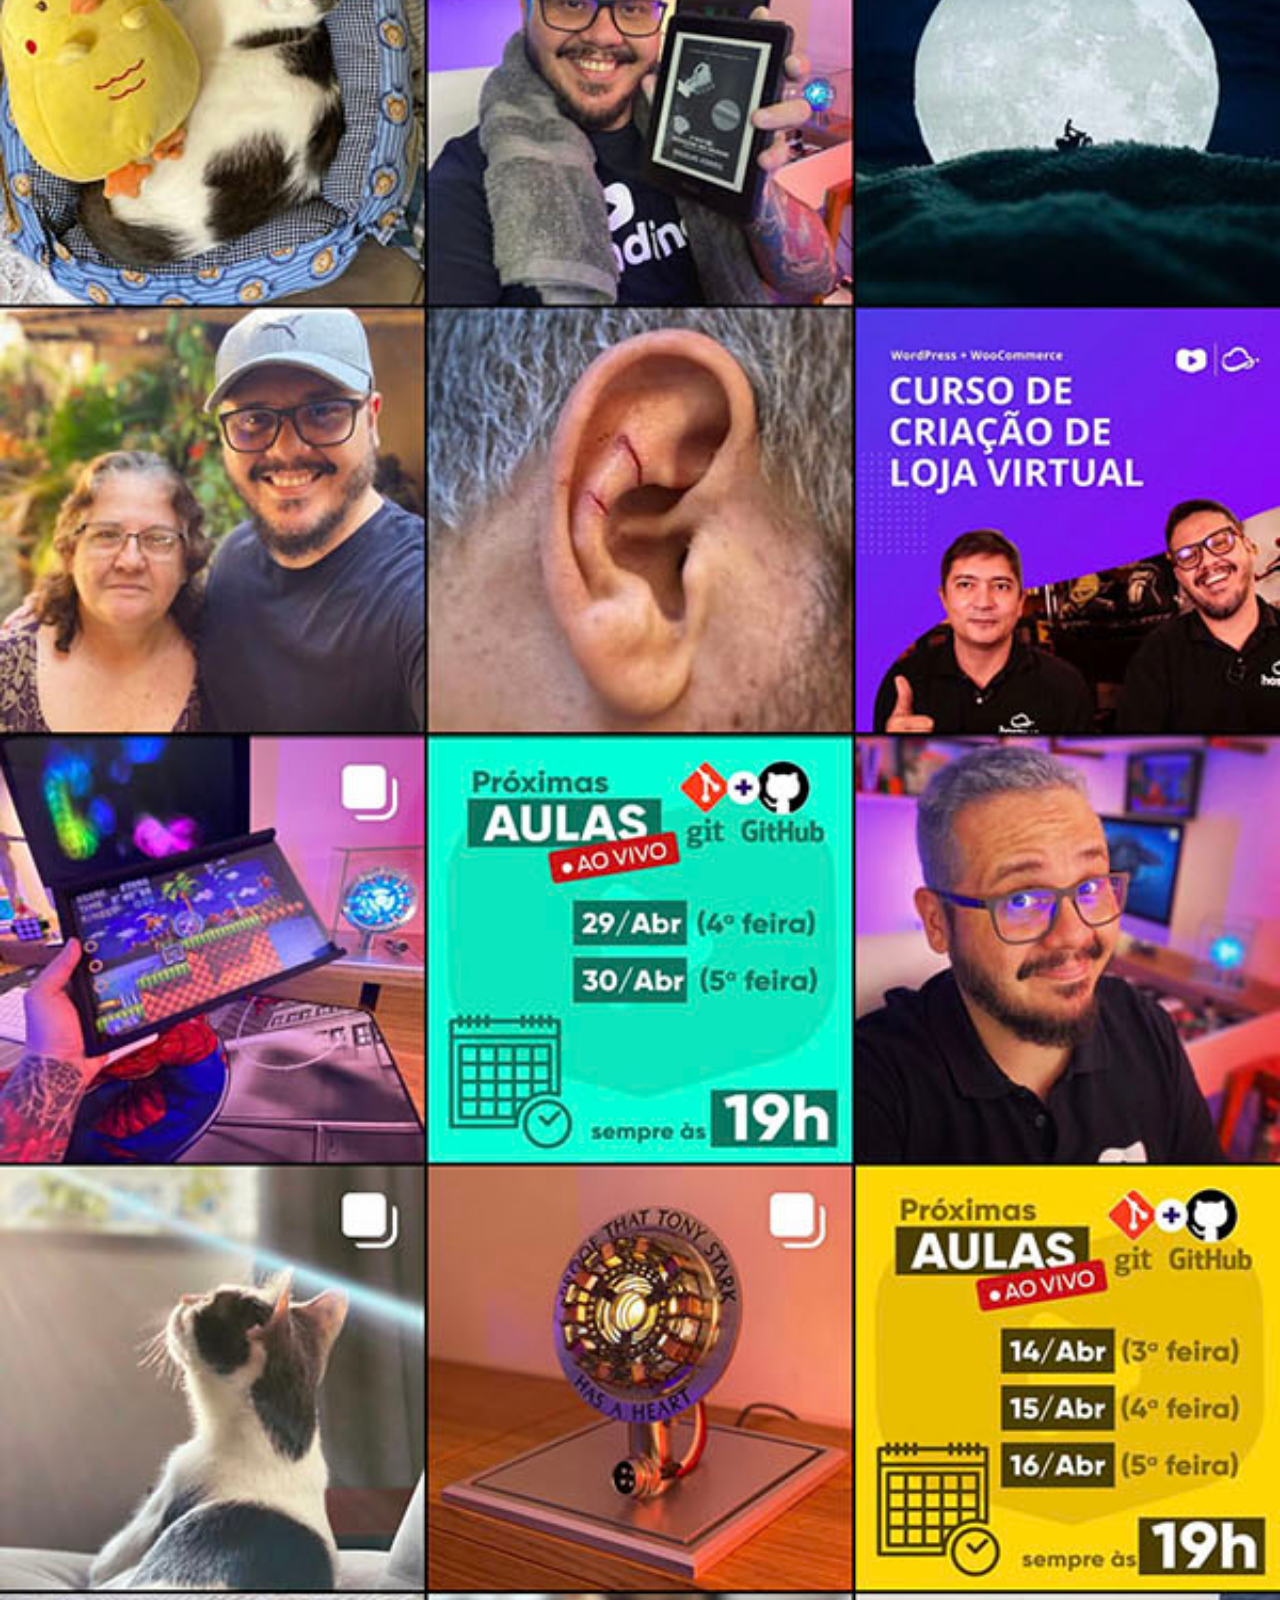
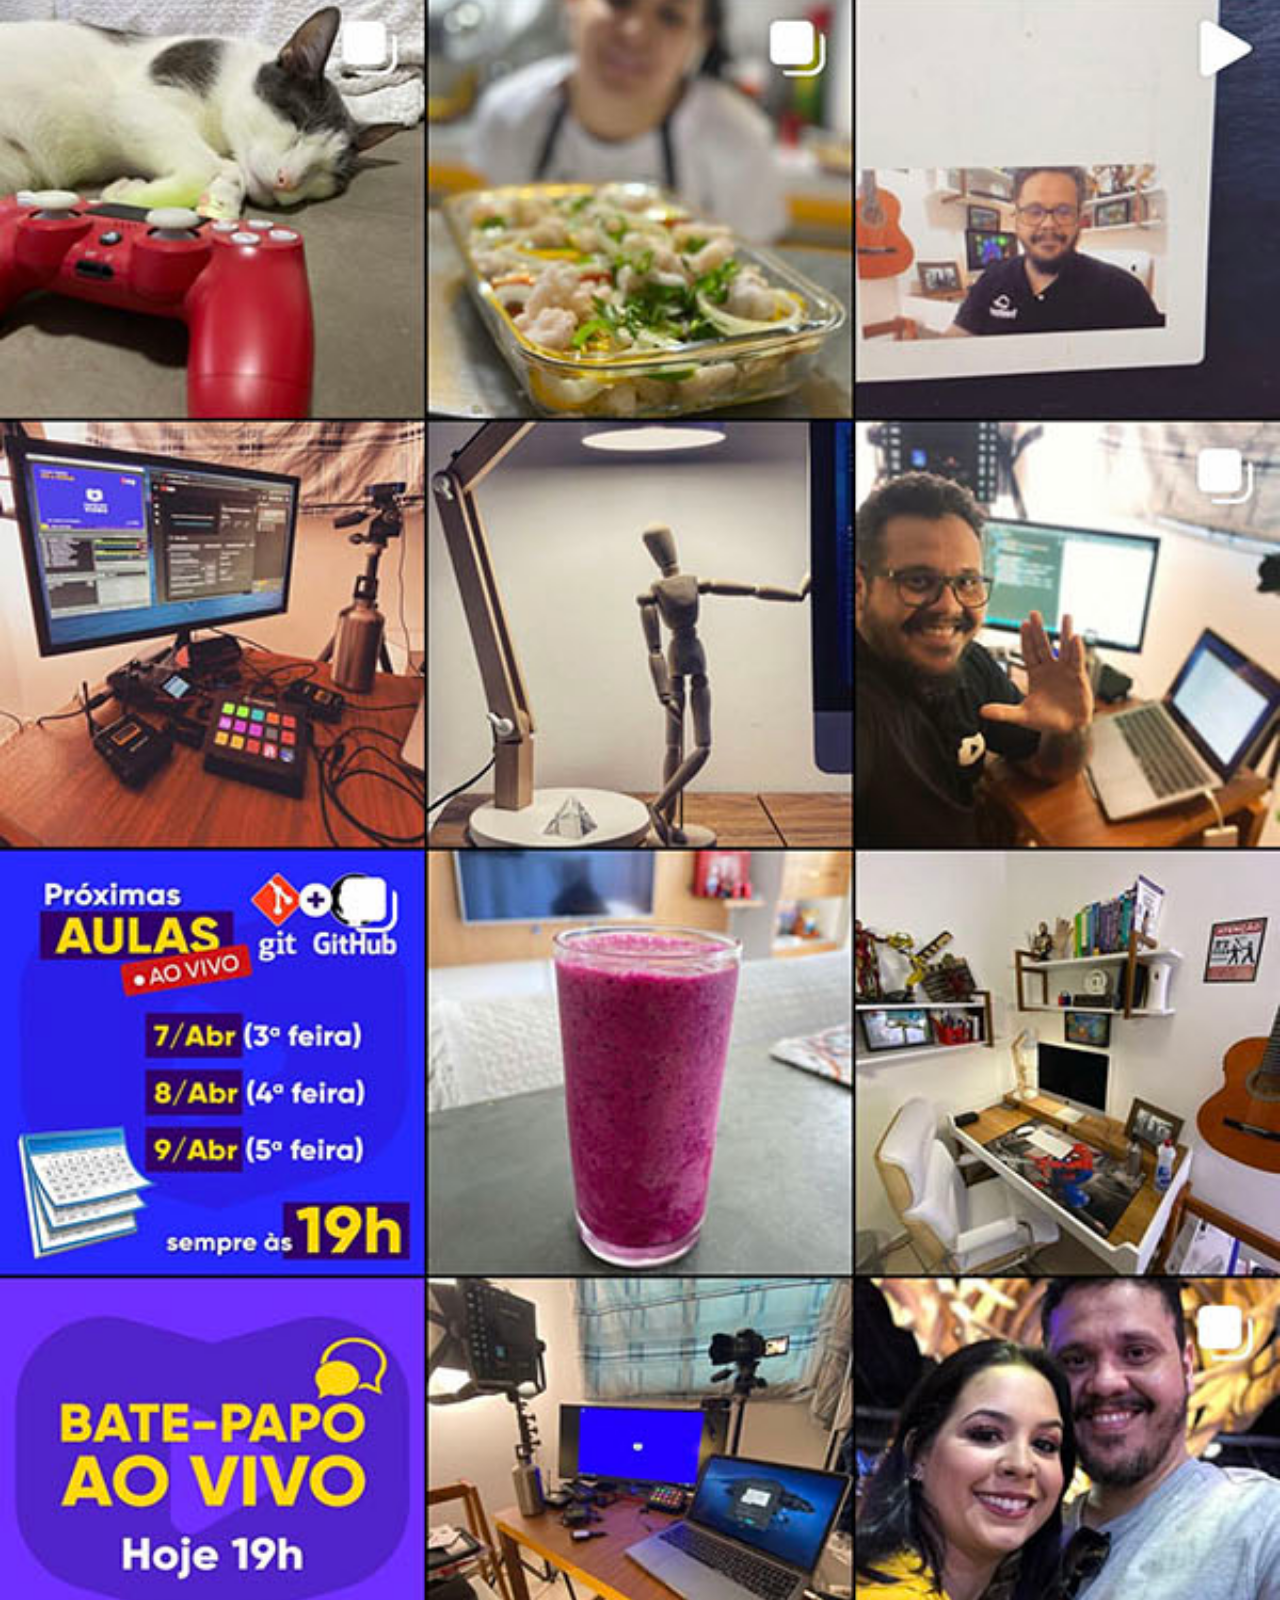
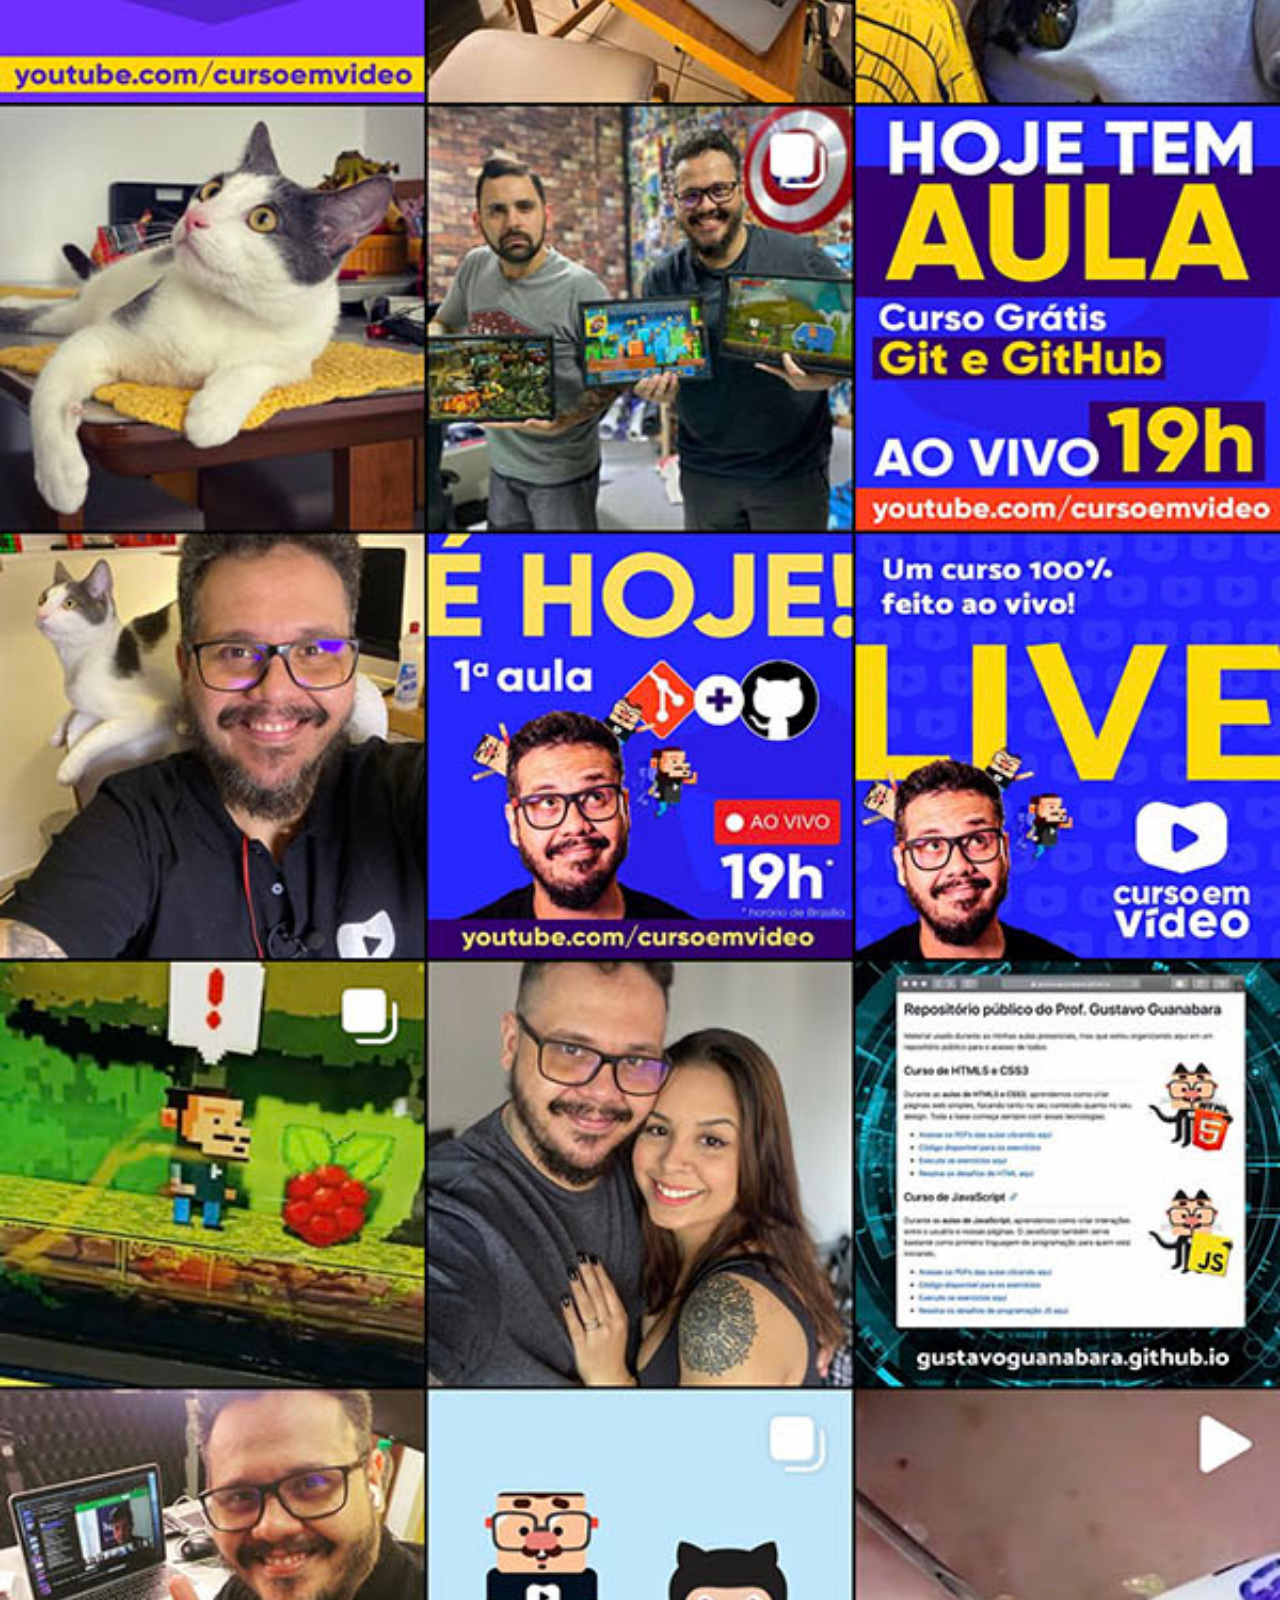
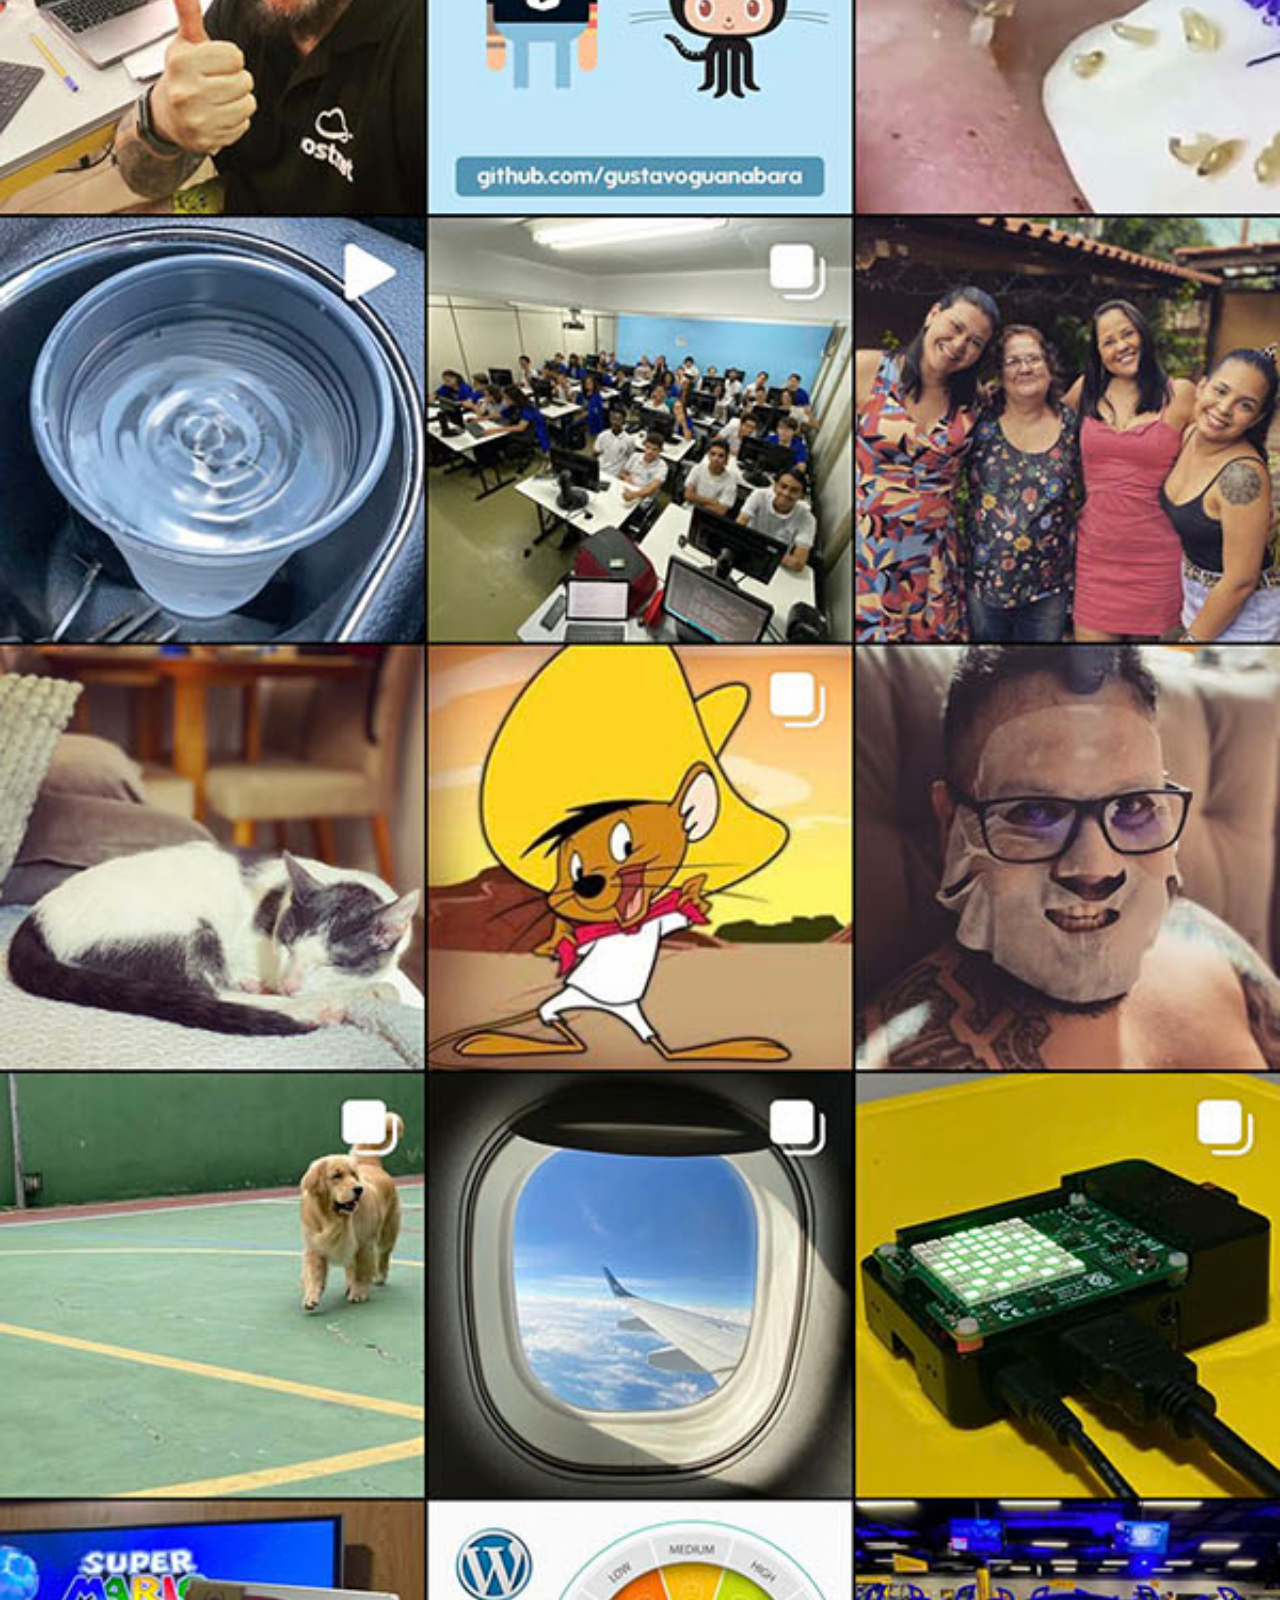
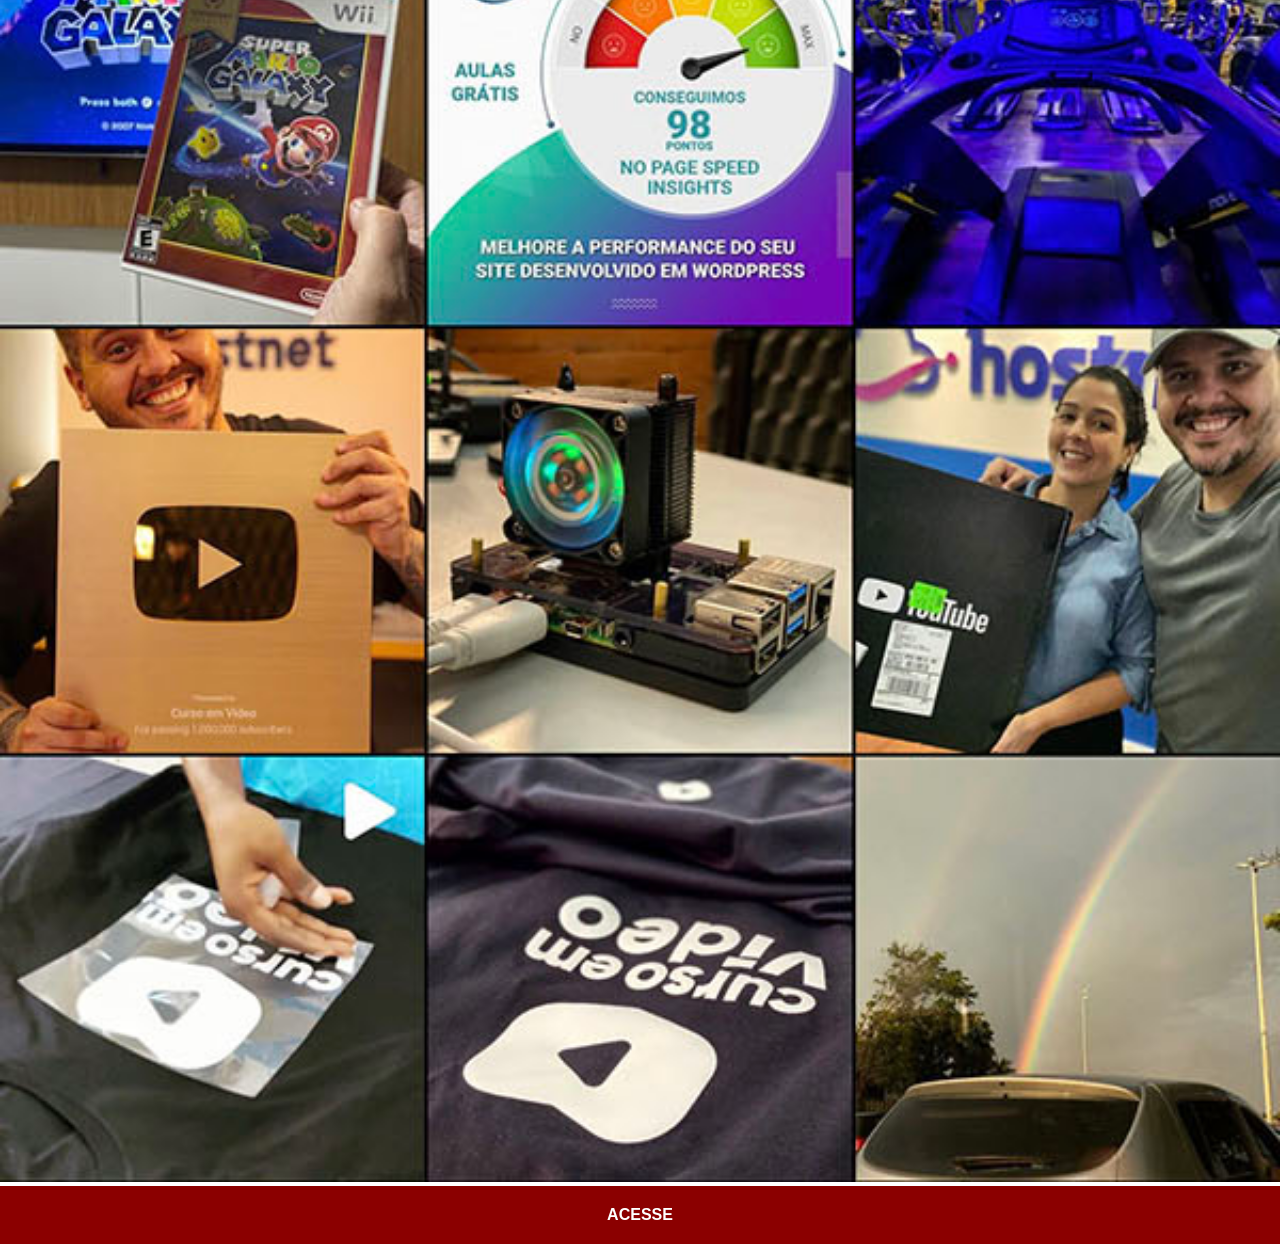
<file: instagram.html>
<!DOCTYPE html>
<html lang="pt-br">
<head>
    <meta charset="UTF-8">
    <meta name="viewport" content="width=device-width, initial-scale=1.0">
    <title>Document</title>
    <link rel="stylesheet" href="estilo/social.css">
</head>
<body>
    <img src="pacote-d013/imagens/tela-instagram.jpg" alt="tela-instagram">
    <a href="https://www.instagram.com/gustavoguanabara/" target="_blank">ACESSE</a>
</body>
</html>
</file>
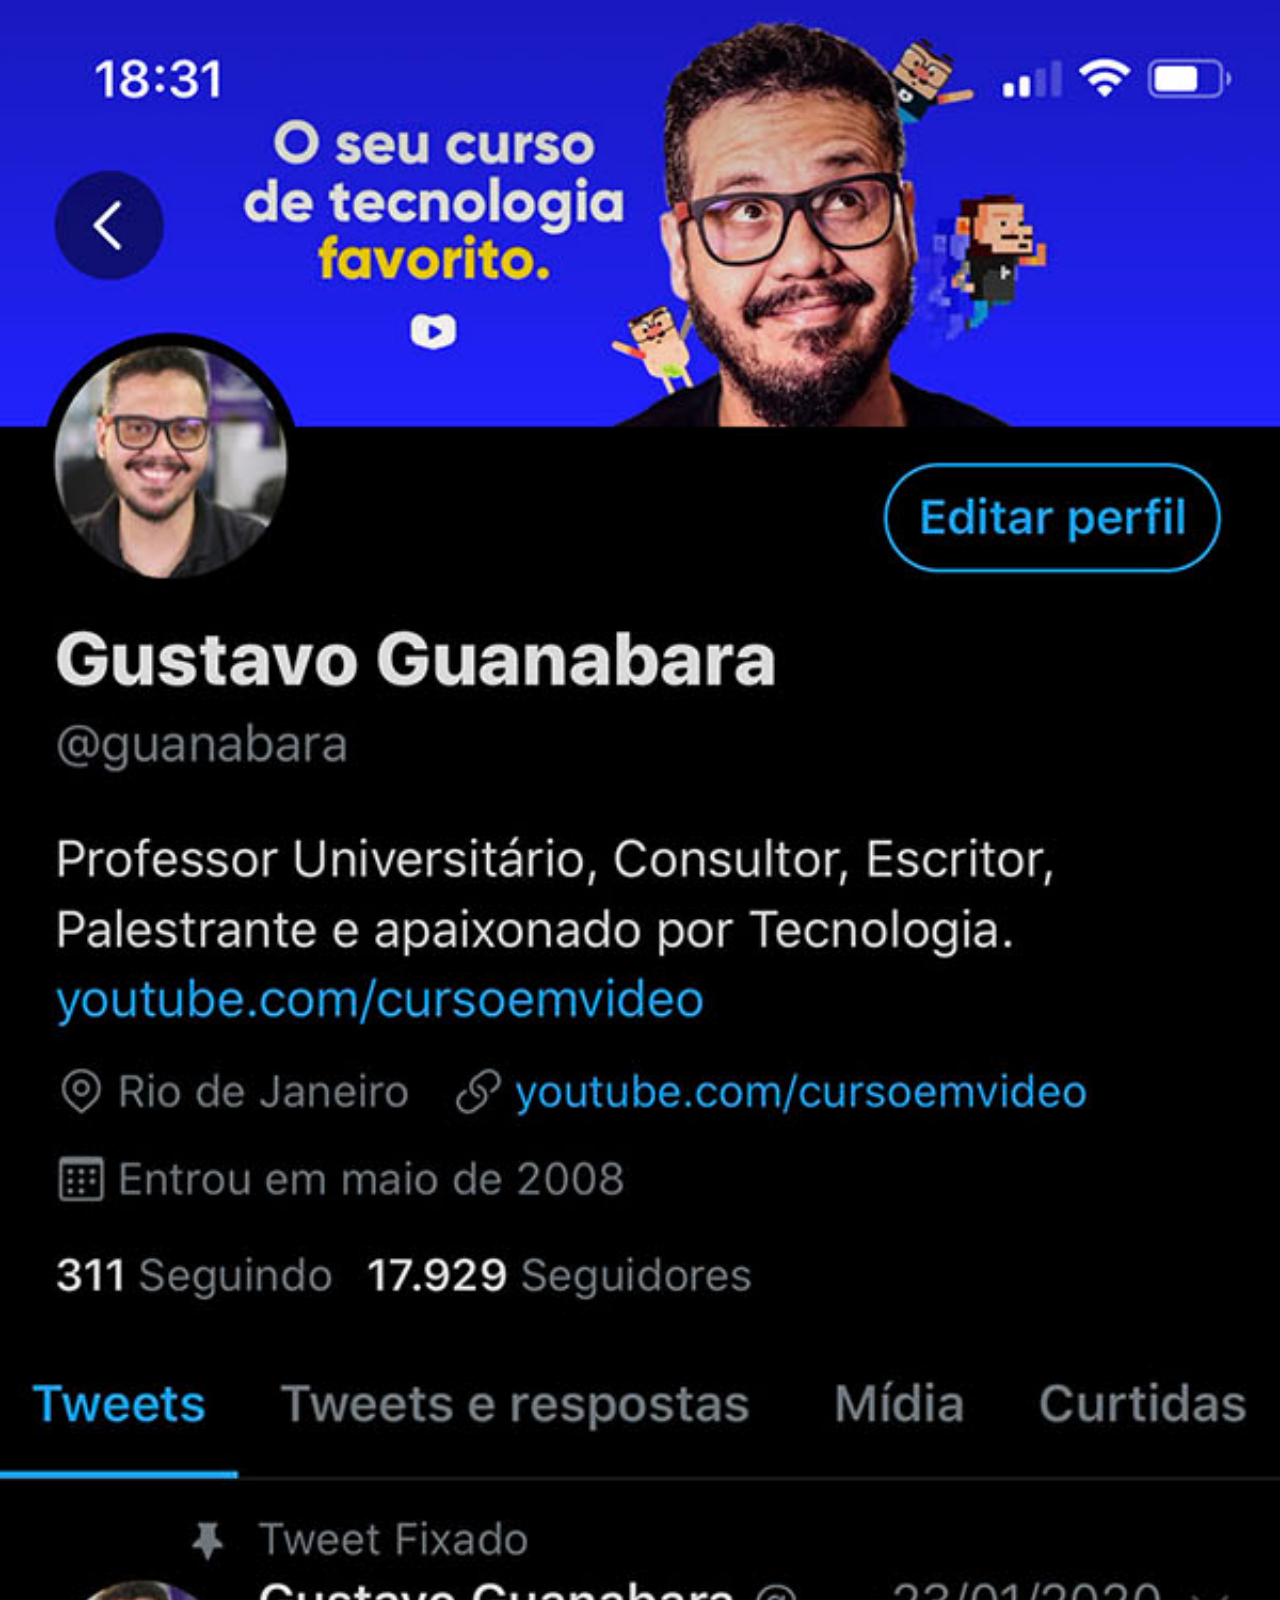
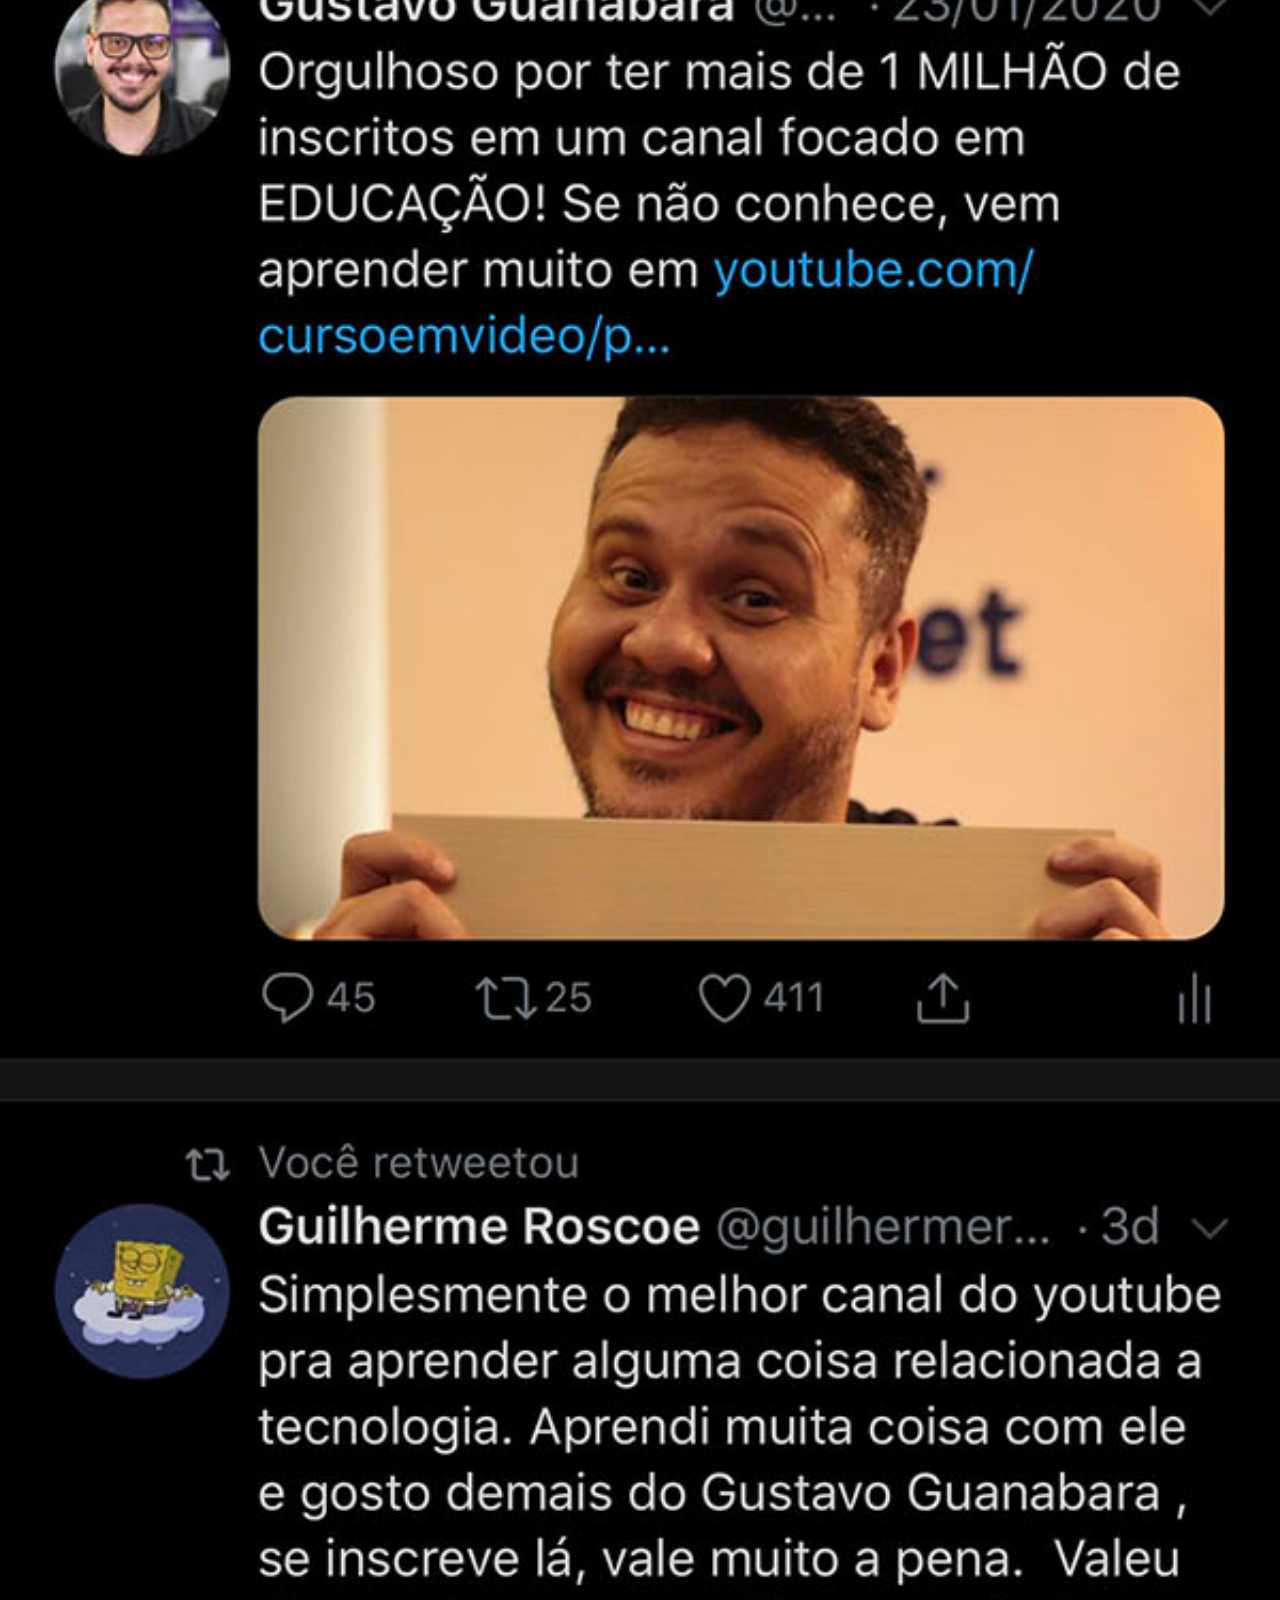
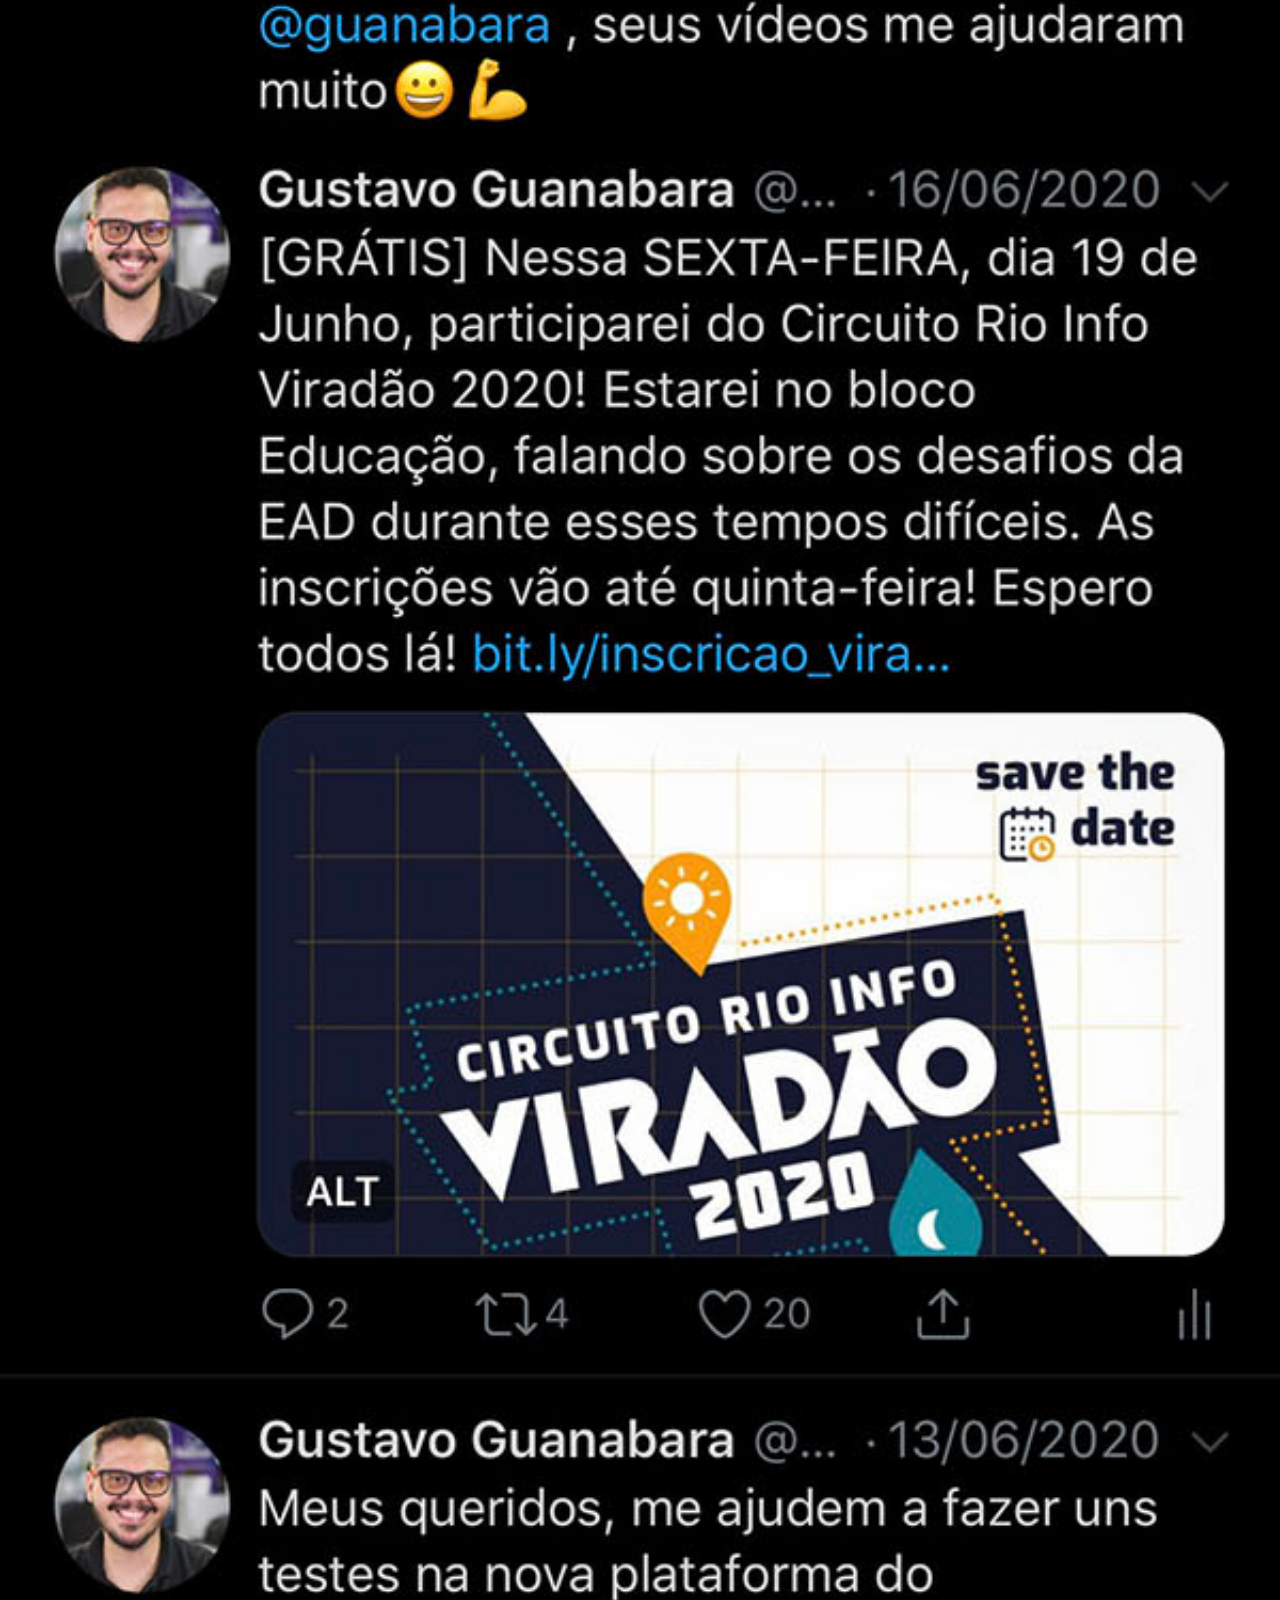
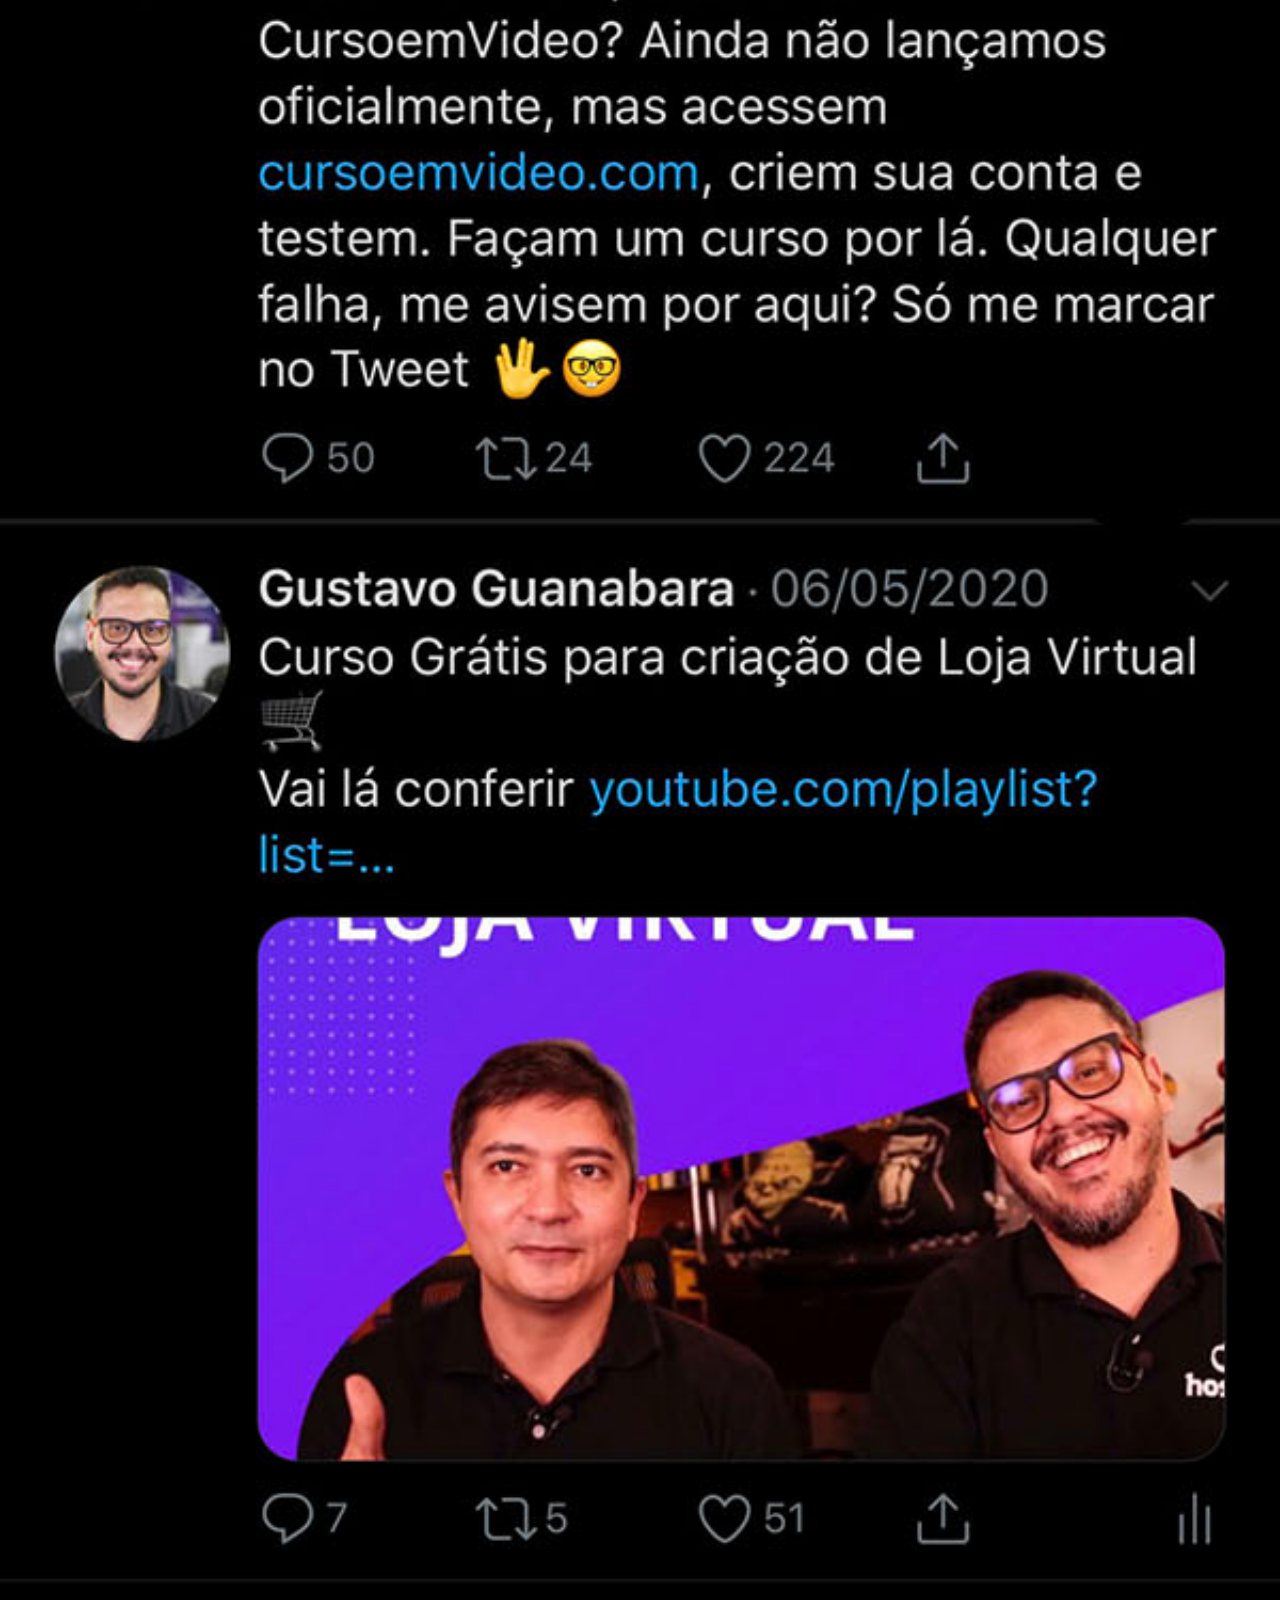
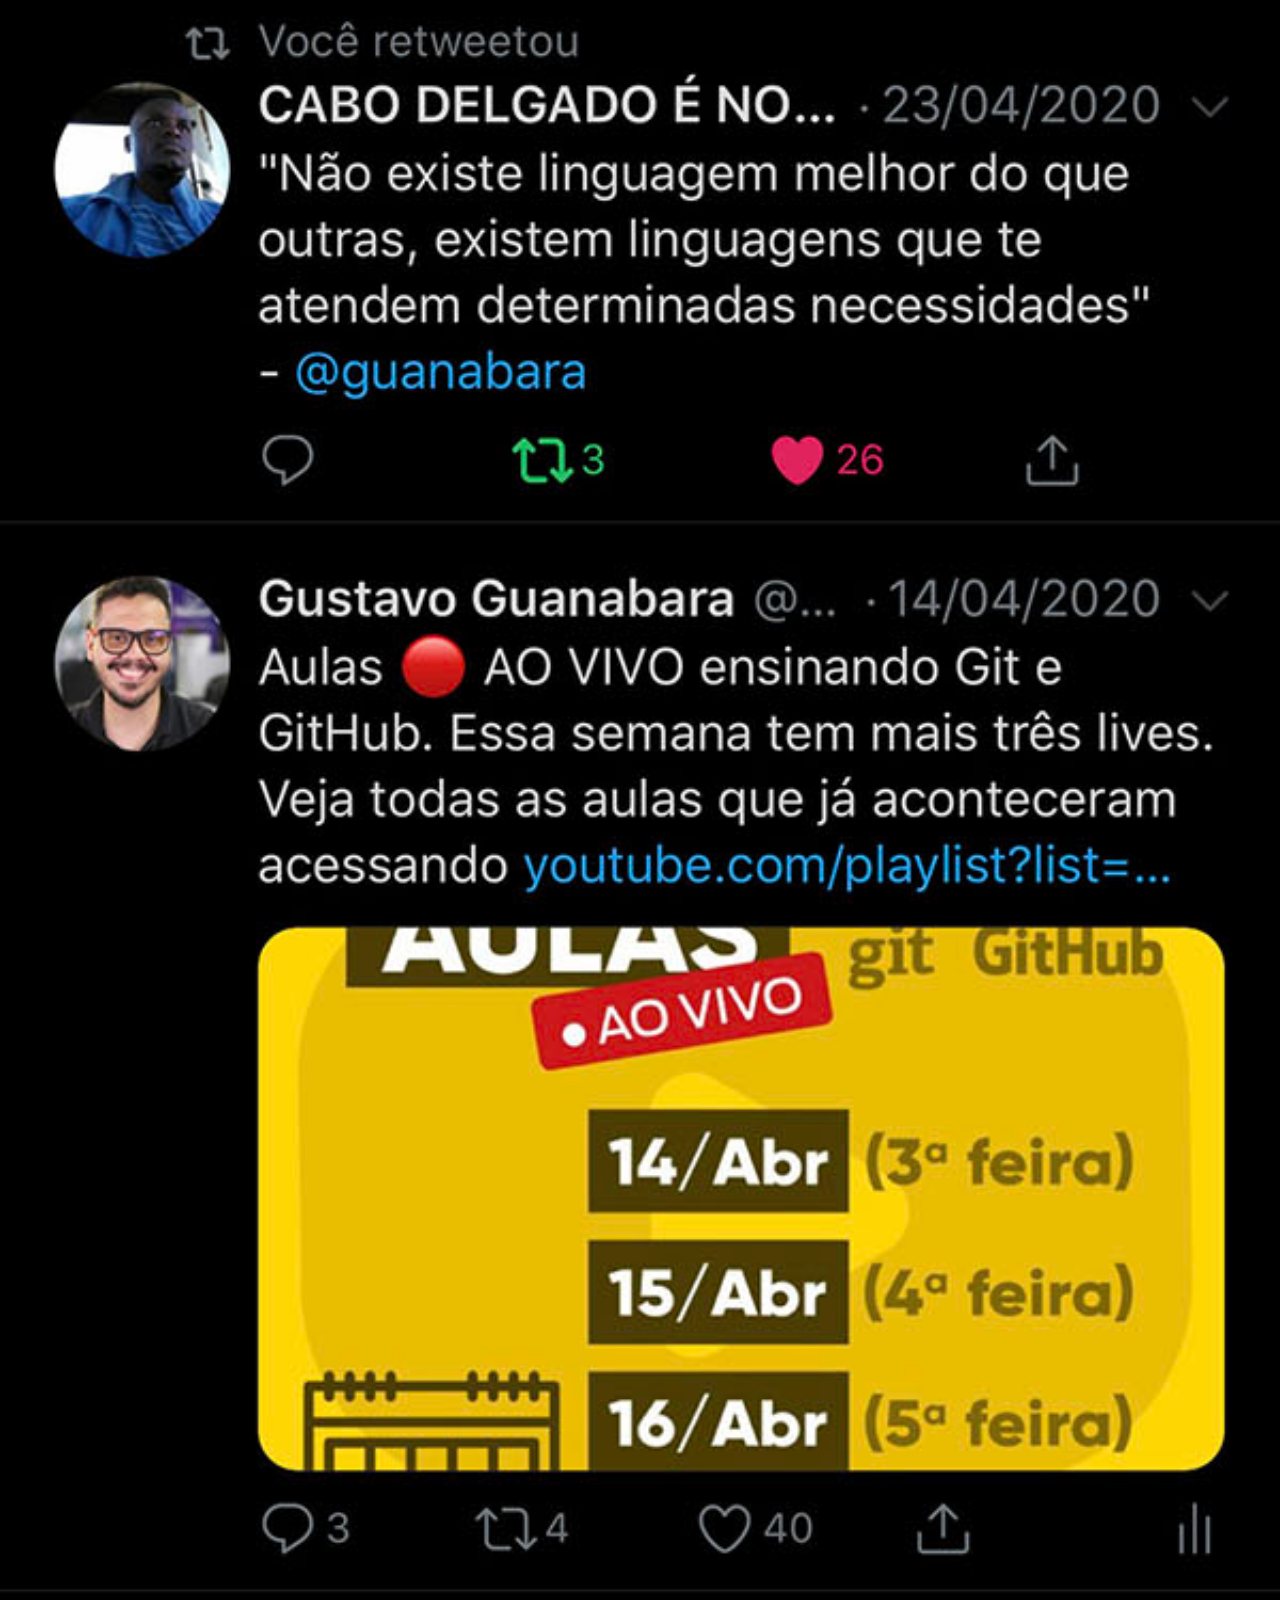
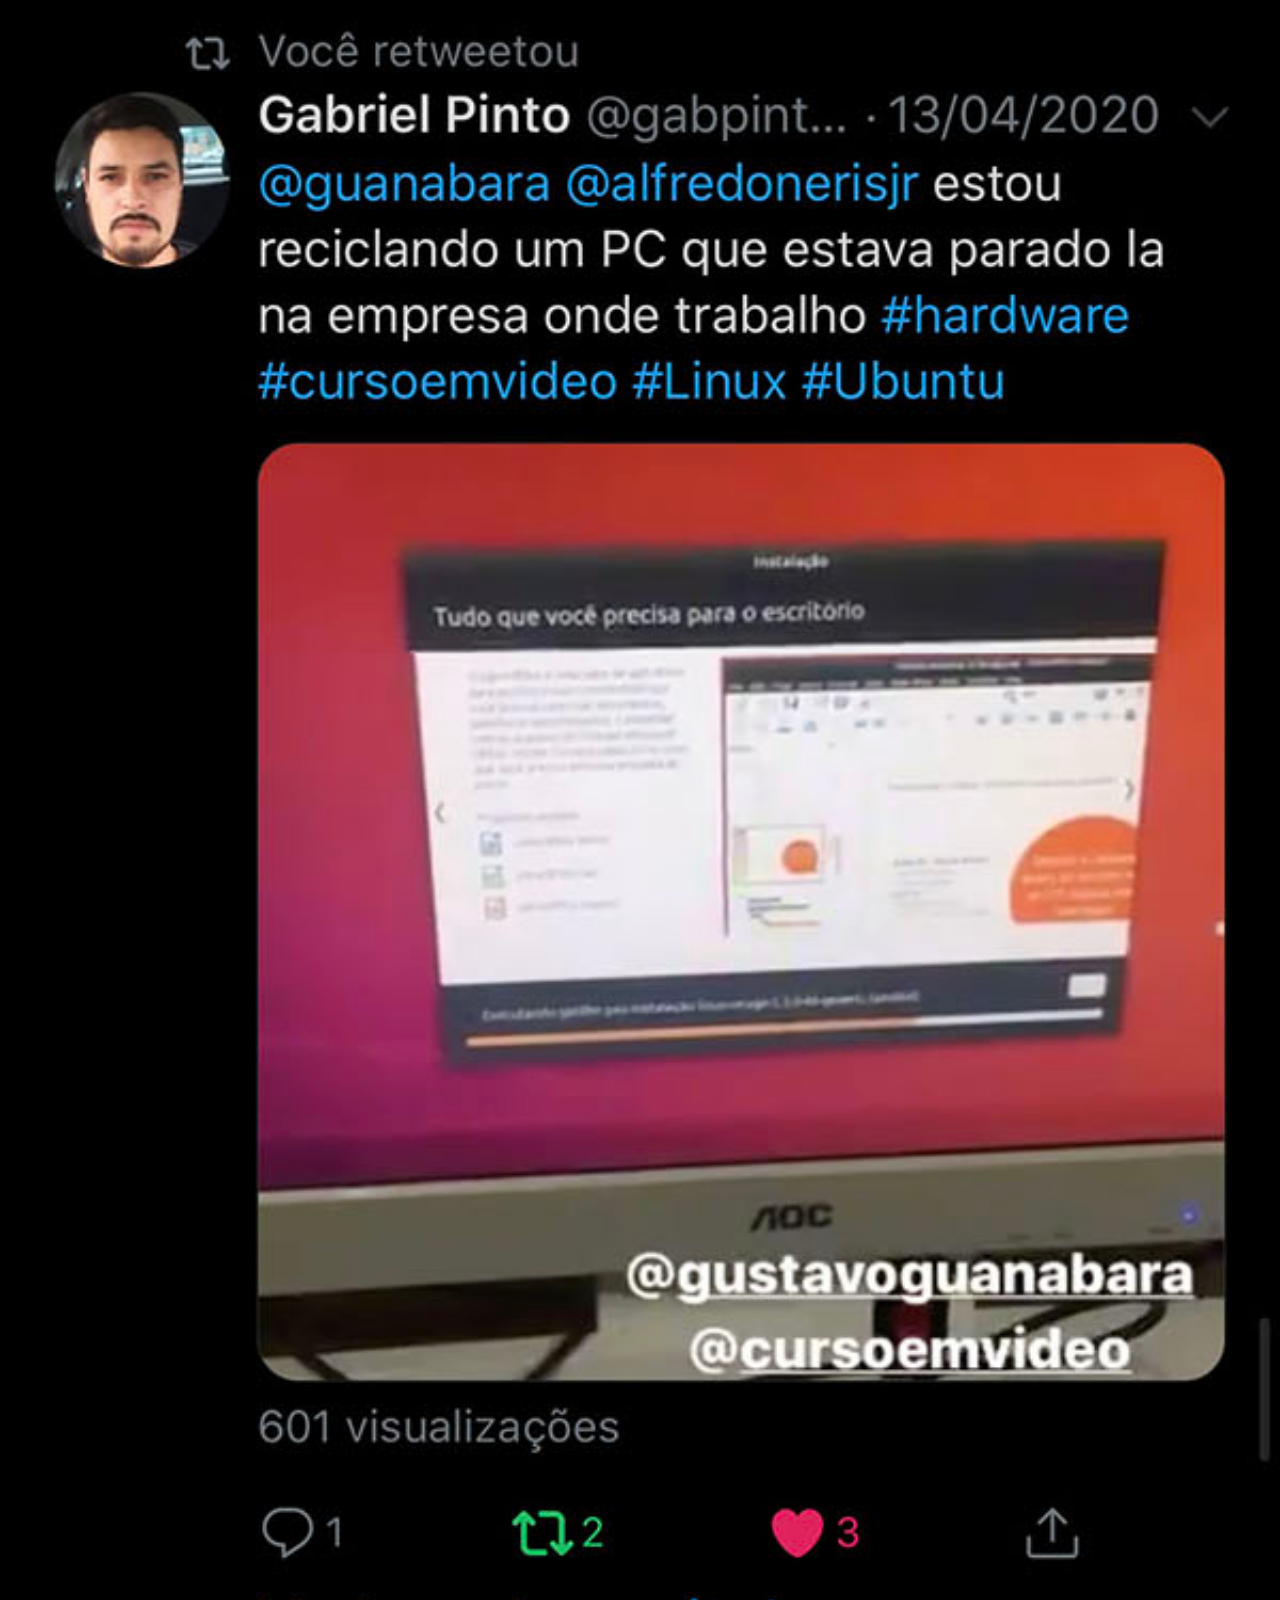
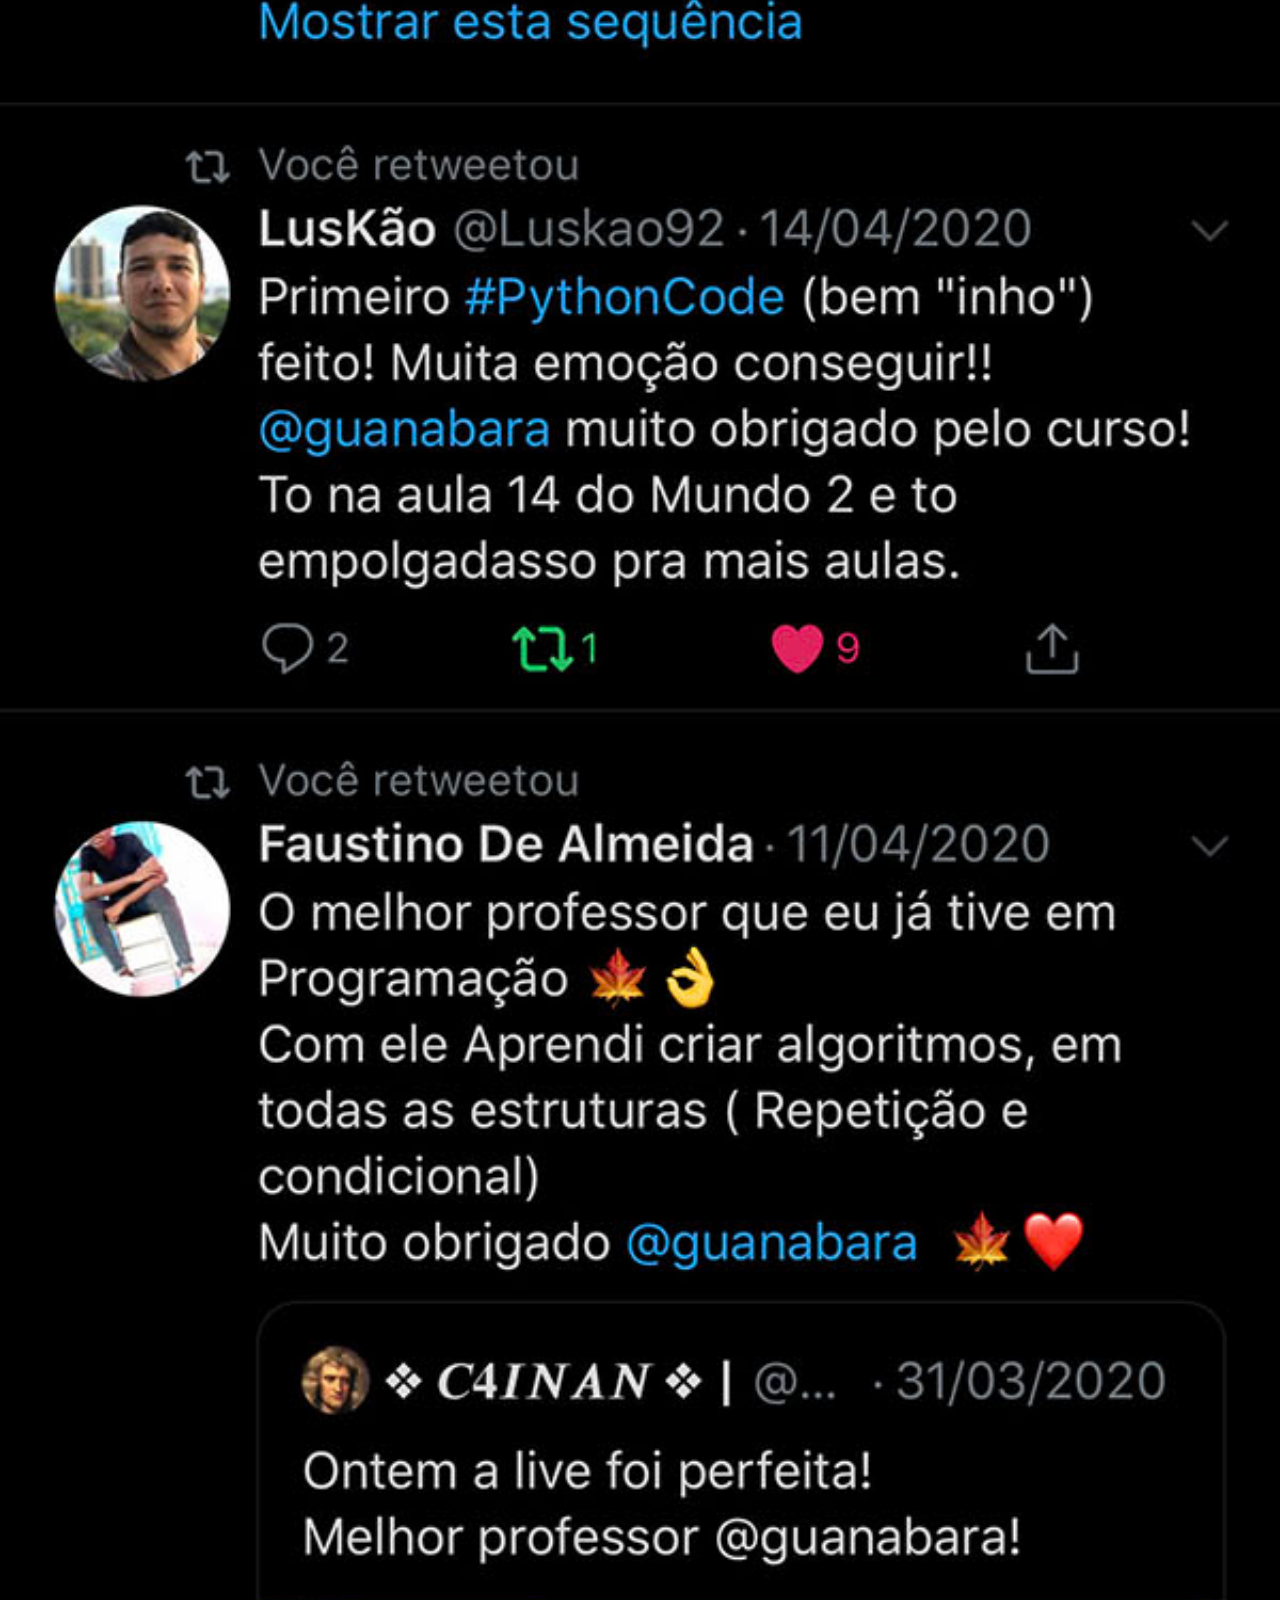
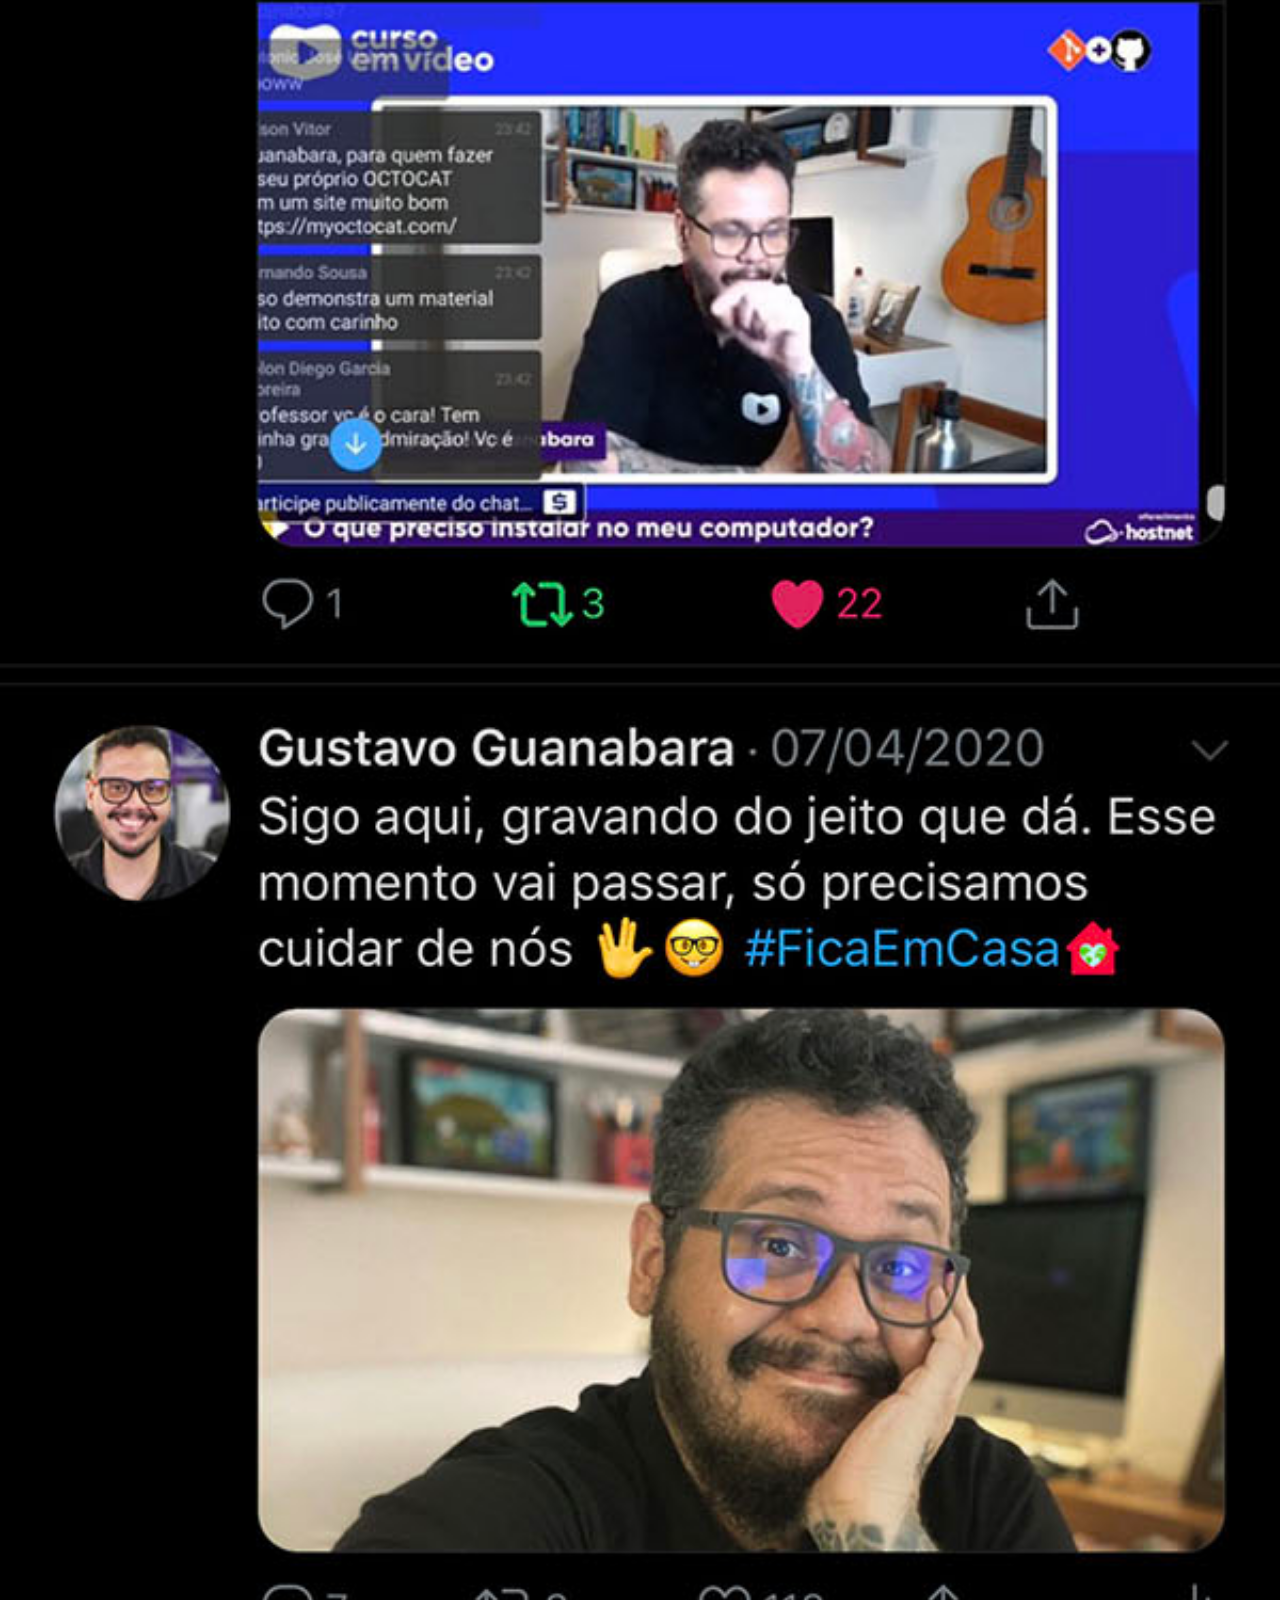
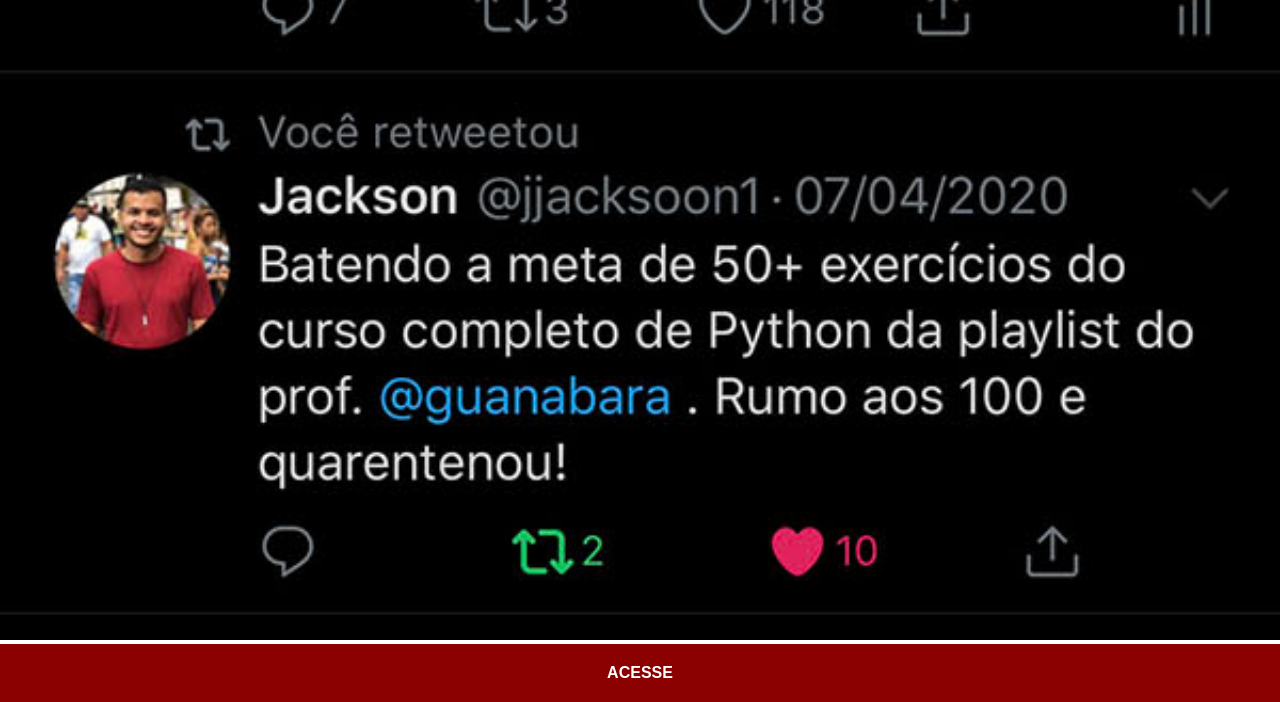
<file: twitter.html>
<!DOCTYPE html>
<html lang="pt-br">
<head>
    <meta charset="UTF-8">
    <meta name="viewport" content="width=device-width, initial-scale=1.0">
    <title>Document</title>
    <link rel="stylesheet" href="estilo/social.css">
</head>
<body>
    <img src="pacote-d013/imagens/tela-twitter.jpg" alt="tela-twitter">
    <a href="https://x.com/guanabara" target="_blank">ACESSE</a>
</body>
</html>
</file>
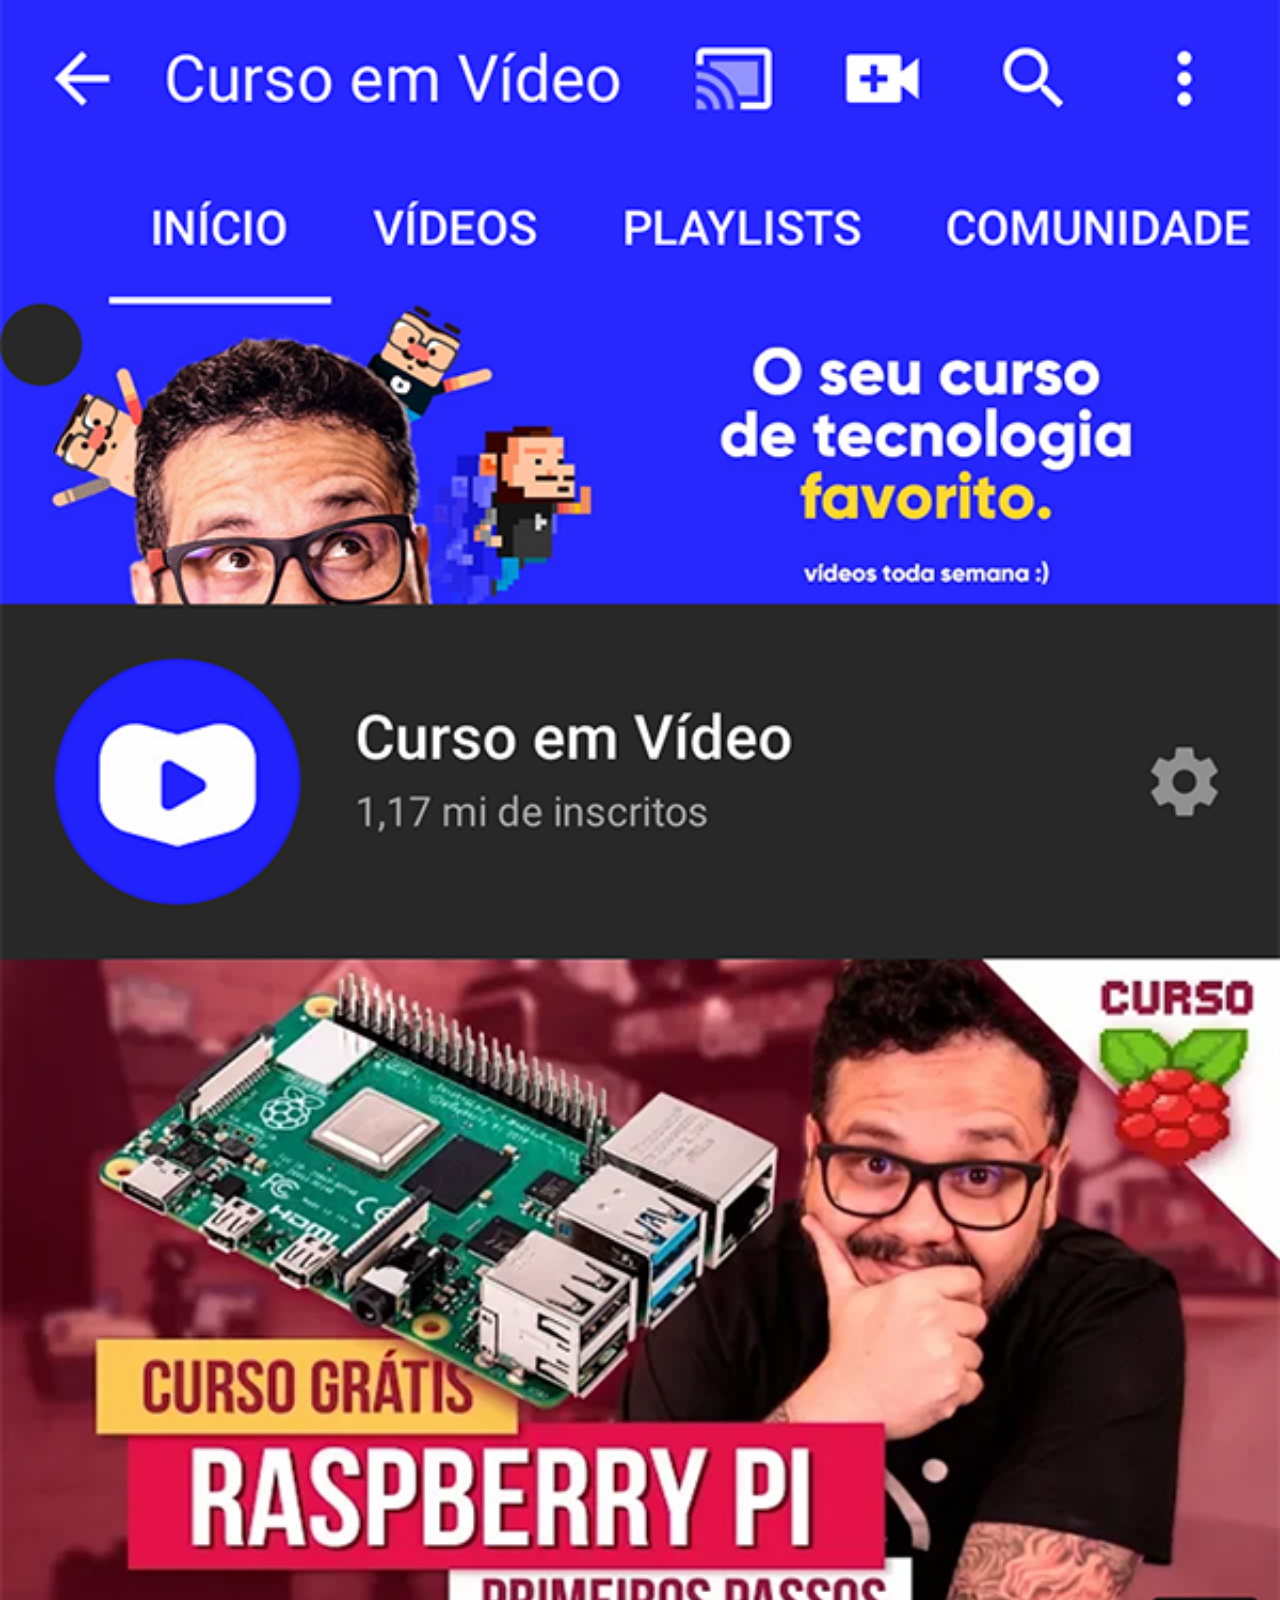
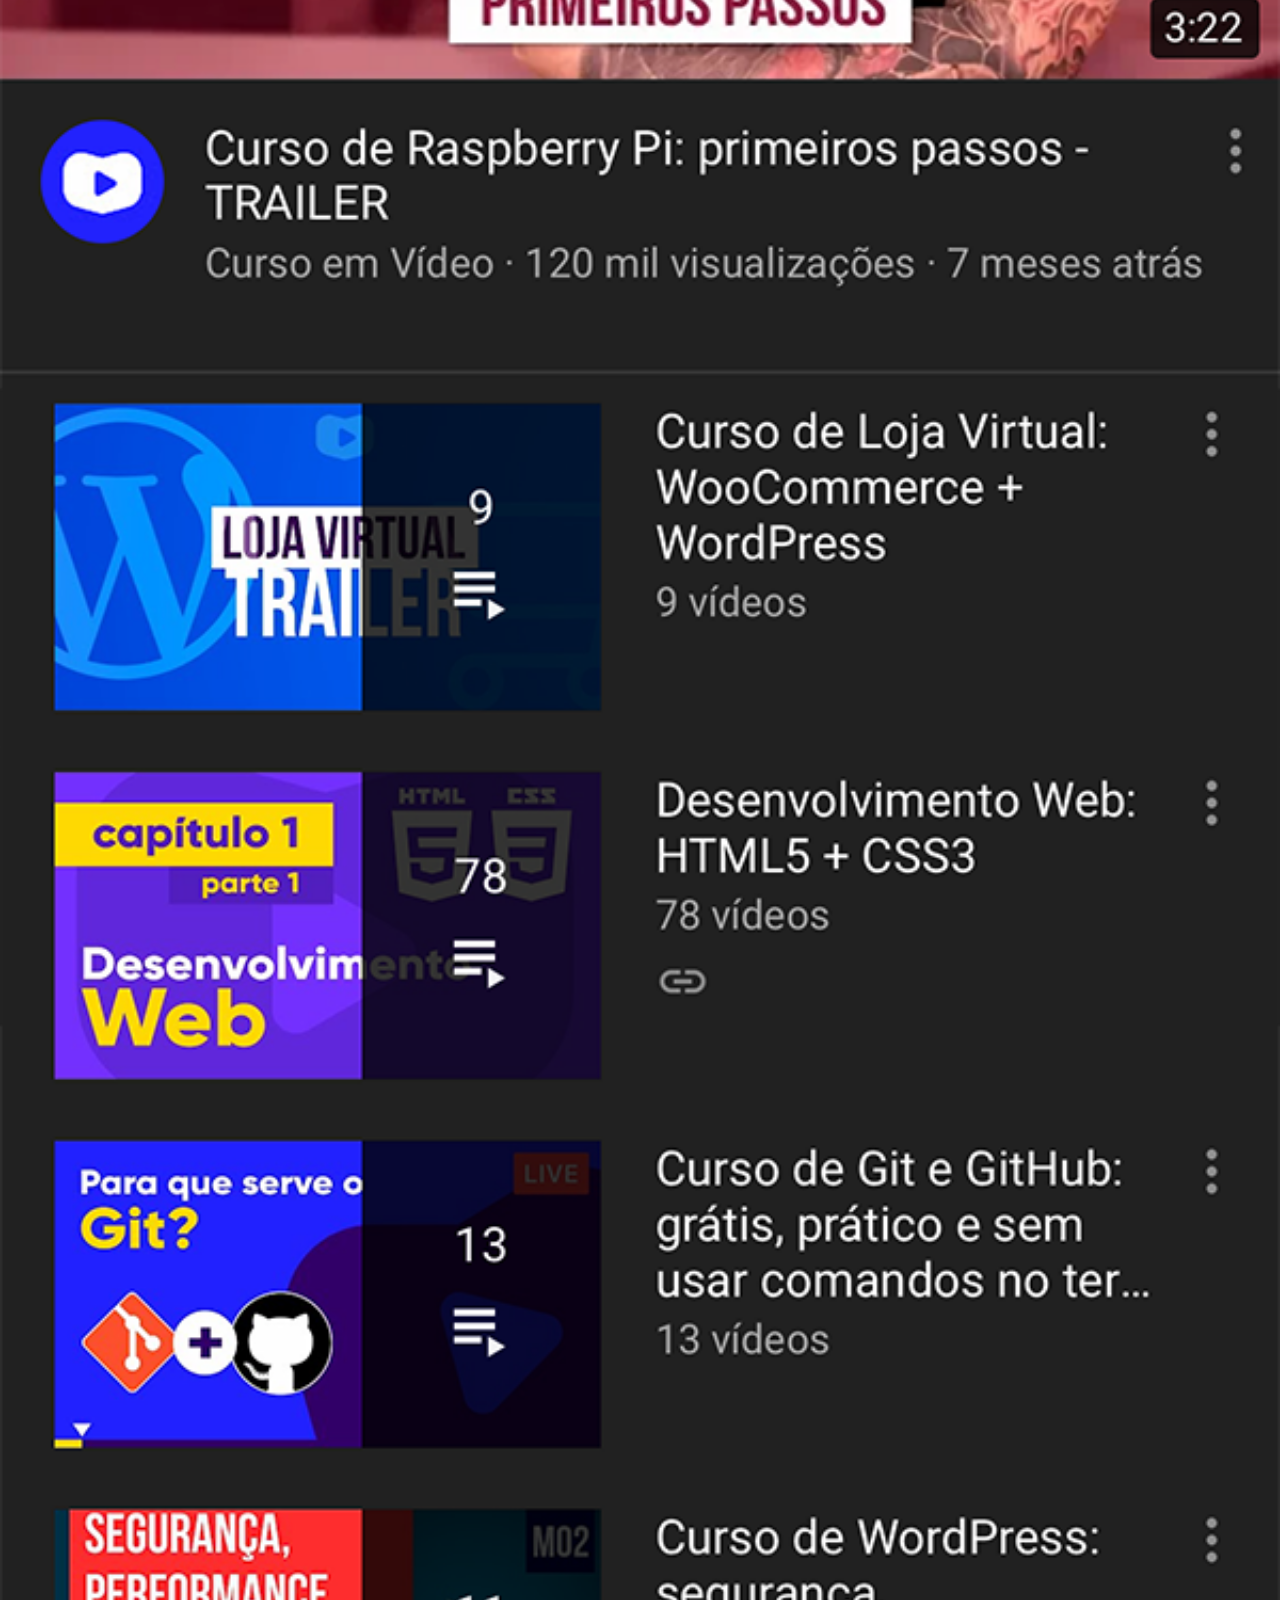
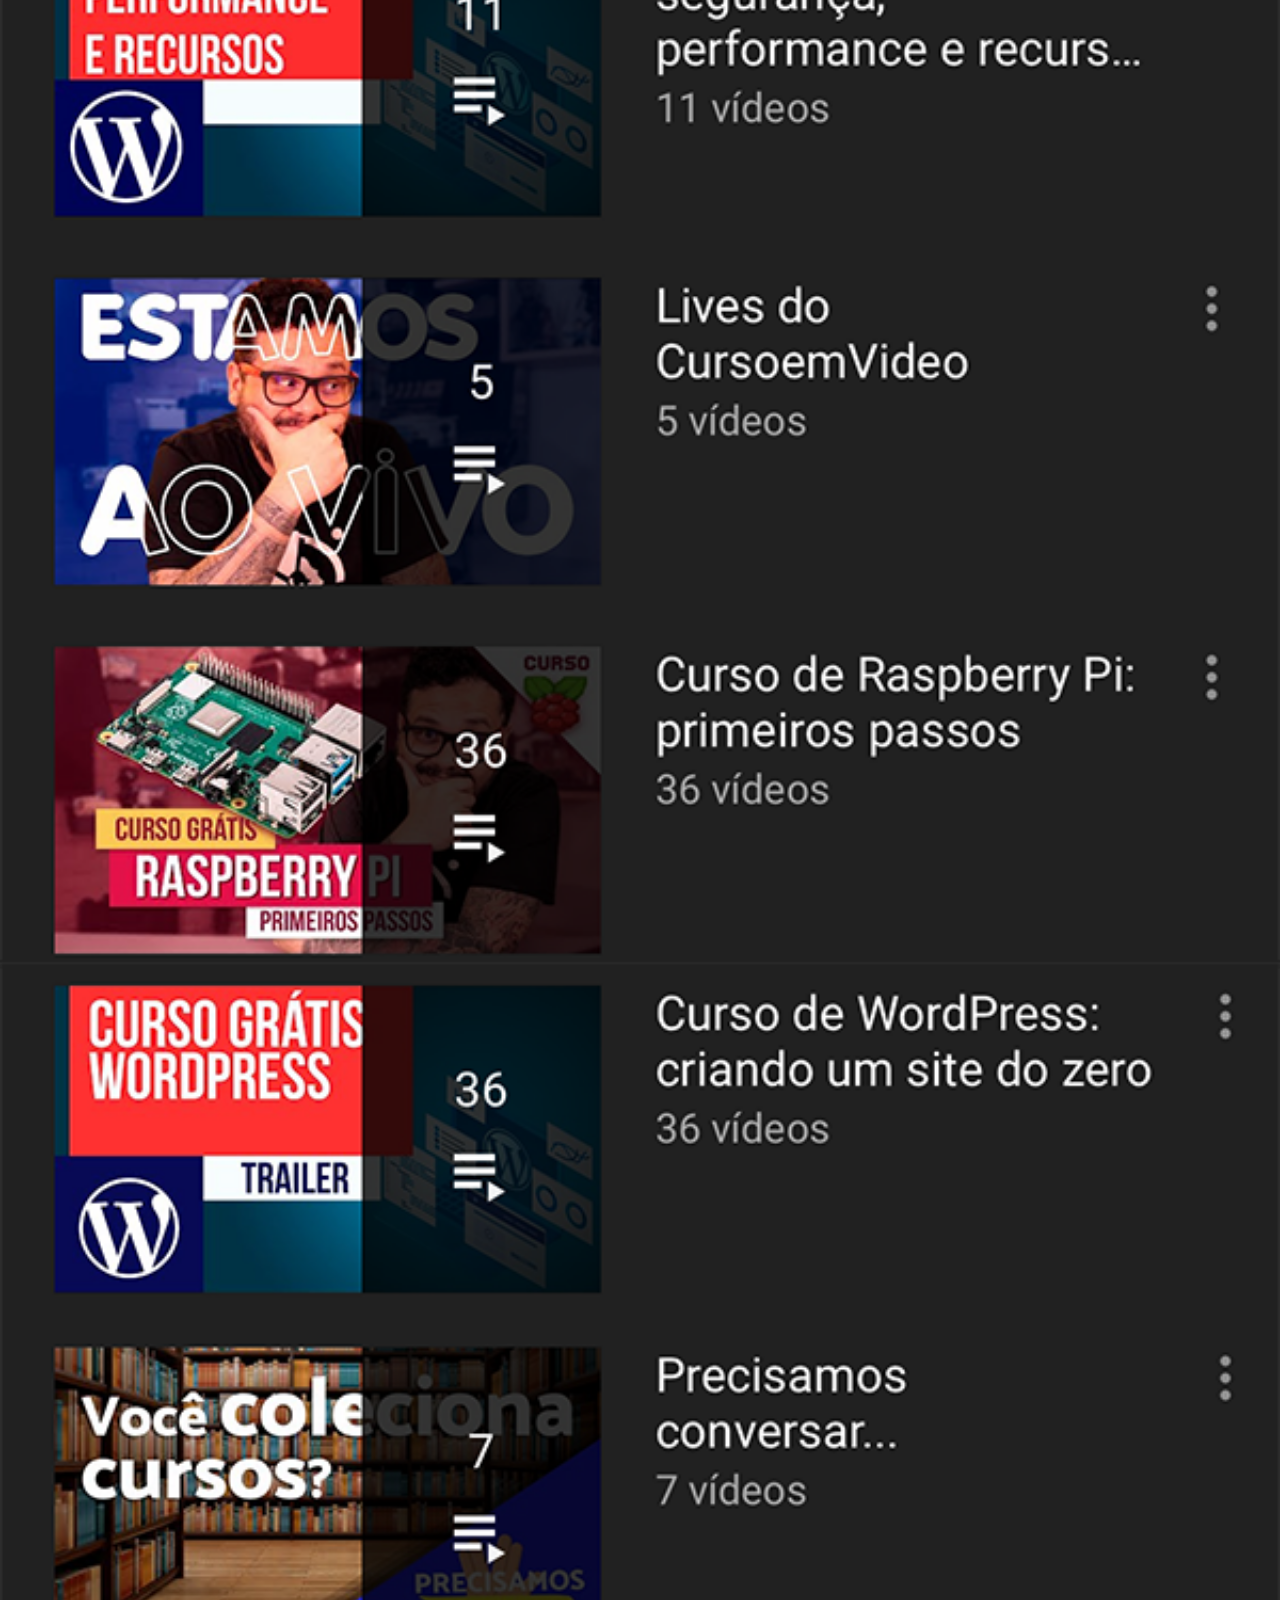
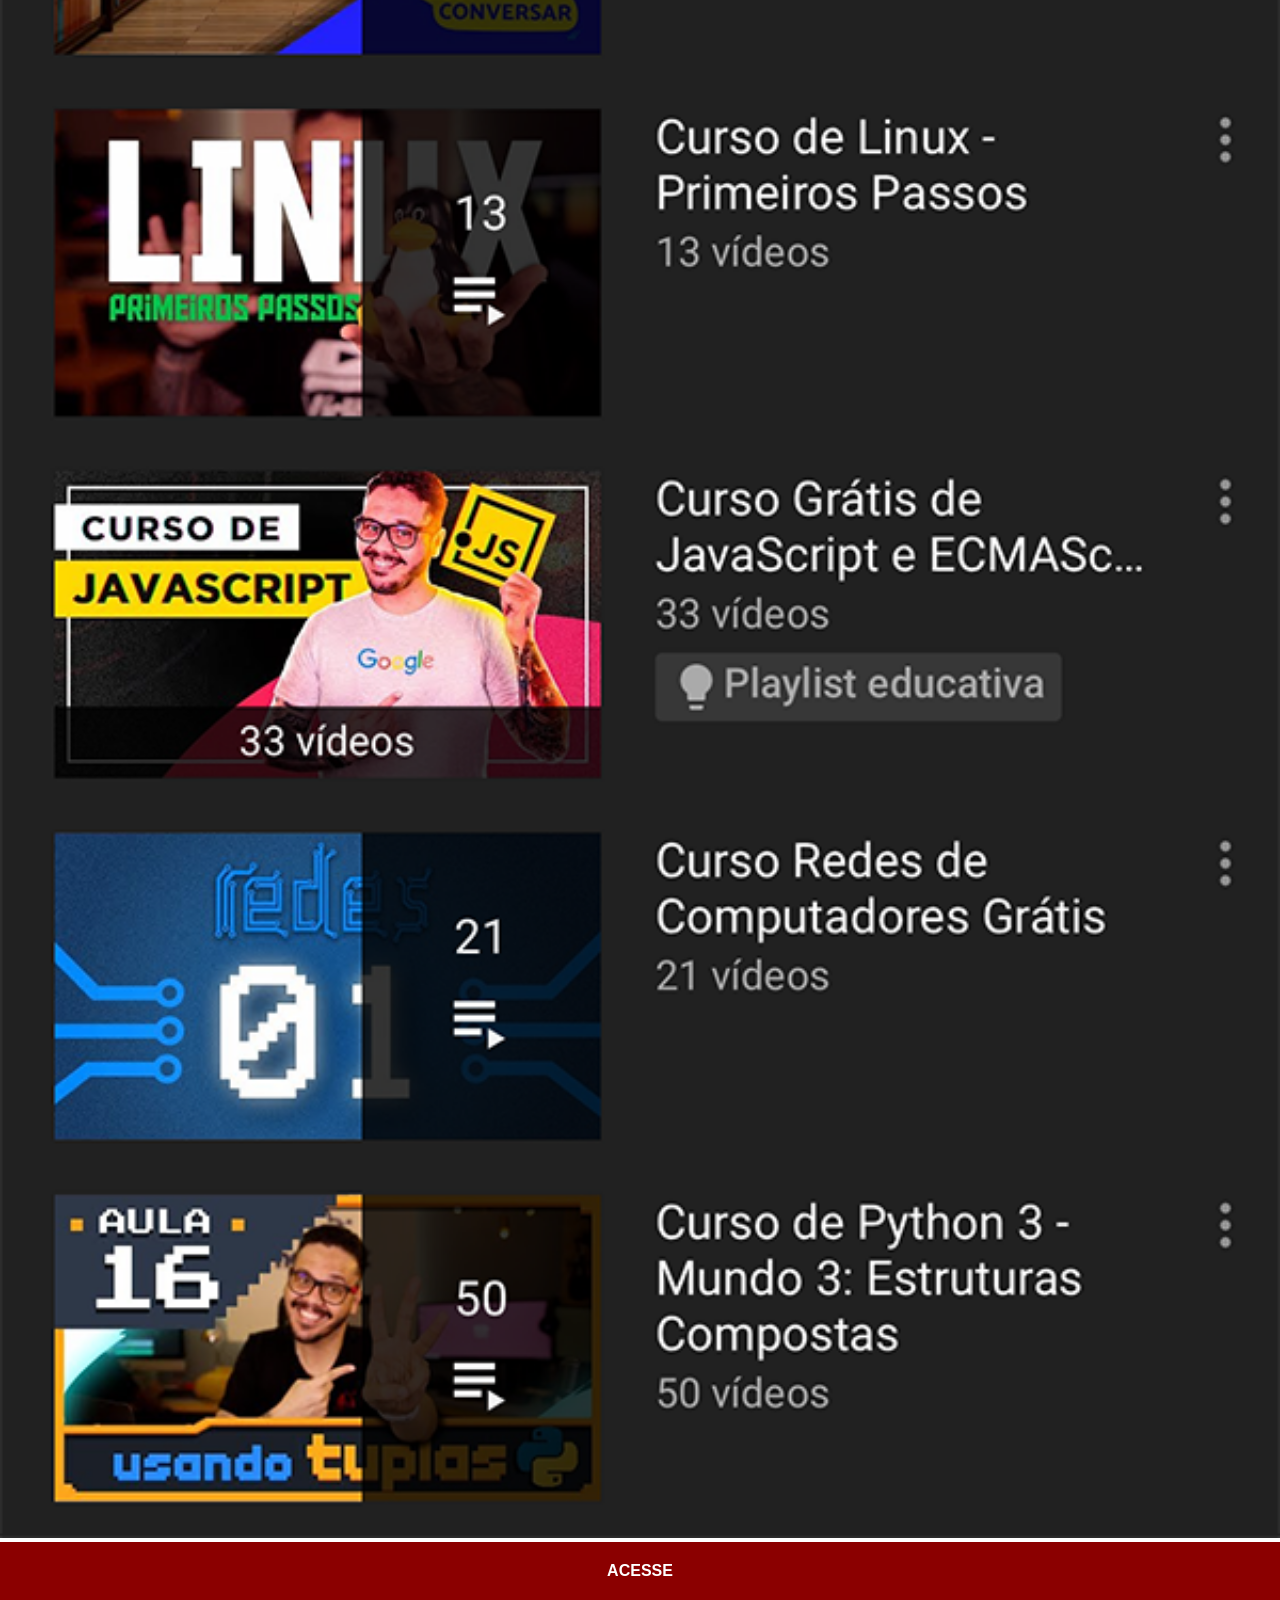
<file: youtube.html>
<!DOCTYPE html>
<html lang="pt-br">
<head>
    <meta charset="UTF-8">
    <meta name="viewport" content="width=device-width, initial-scale=1.0">
    <title>Document</title>
    <link rel="stylesheet" href="estilo/social.css">
</head>
<body>
    <img src="pacote-d013/imagens/tela-youtube.png" alt="tela-youtube">

    <a href="https://www.youtube.com/@cursoemvideo/playlists" target="_blank">ACESSE</a>
</body>
</html>
</file>
<file: estilo/style.css>
@charset "UTF-8";

* {
    padding: 0px;
    margin: 0px;
    font-family: Arial, Helvetica, sans-serif;
}

html, body {
    height: 100dvh;
    width: 100vw;
}

body {
    background: url(../pacote-d013/imagens/fundo-madeira.jpg) no-repeat top center;
    background-size: cover;
    background-attachment: fixed;
}

main {
    position: relative;
    height: 100vh;
    width: 100vw;
}

section#telefone  {
    position: absolute;
    left: 50%;
    top: 50%;
    transform: translate(-50%, -50%);
    width: 311px;
    height: 627px;
    background: url(../pacote-d013/imagens/frame-iphone.png) no-repeat top center;
    background-size: cover;
    background-attachment: fixed;
}

iframe#tela {
    position: relative;
    top: 80px;
    left: 23.5px;
    height: 471px;
    width: 265px;
}

    section#icones {
        text-align: right;
    }

section#icones img {
    height: 50px;
    width: 50px;
    margin: 10px;
    border-radius: 50%;
    box-shadow: 2px 2px 9px rgba(0, 0, 0, 0.534);
    box-sizing: border-box;
}

section#icones img:hover {
    border: 2px solid rgba(255, 255, 255, 0.601);
    box-shadow: 3px 3px 3px rgba(0, 0, 0, 0.634);
    transform: translate(-2px, -2px);
    transition: transform 0.3s, border 0.2s ;
}
</file>
<file: estilo/social.css>
@charset "UTF-8";

* {
            margin: 0px;
            padding: 0px;
            font-family: Arial, Helvetica, sans-serif;
        }

        ::-webkit-scrollbar {
            height: 0px;
            width: 0px;
        }

        img {
            width: 100vw;
        }

        a {
            display: block;
            text-align: center;
            text-decoration: none;
            background-color: darkred;
            color: white;
            font-weight: bolder;
            padding: 20px;
        }

        a:hover {
            background-color: rgb(206, 0, 0);
        }
</file>
